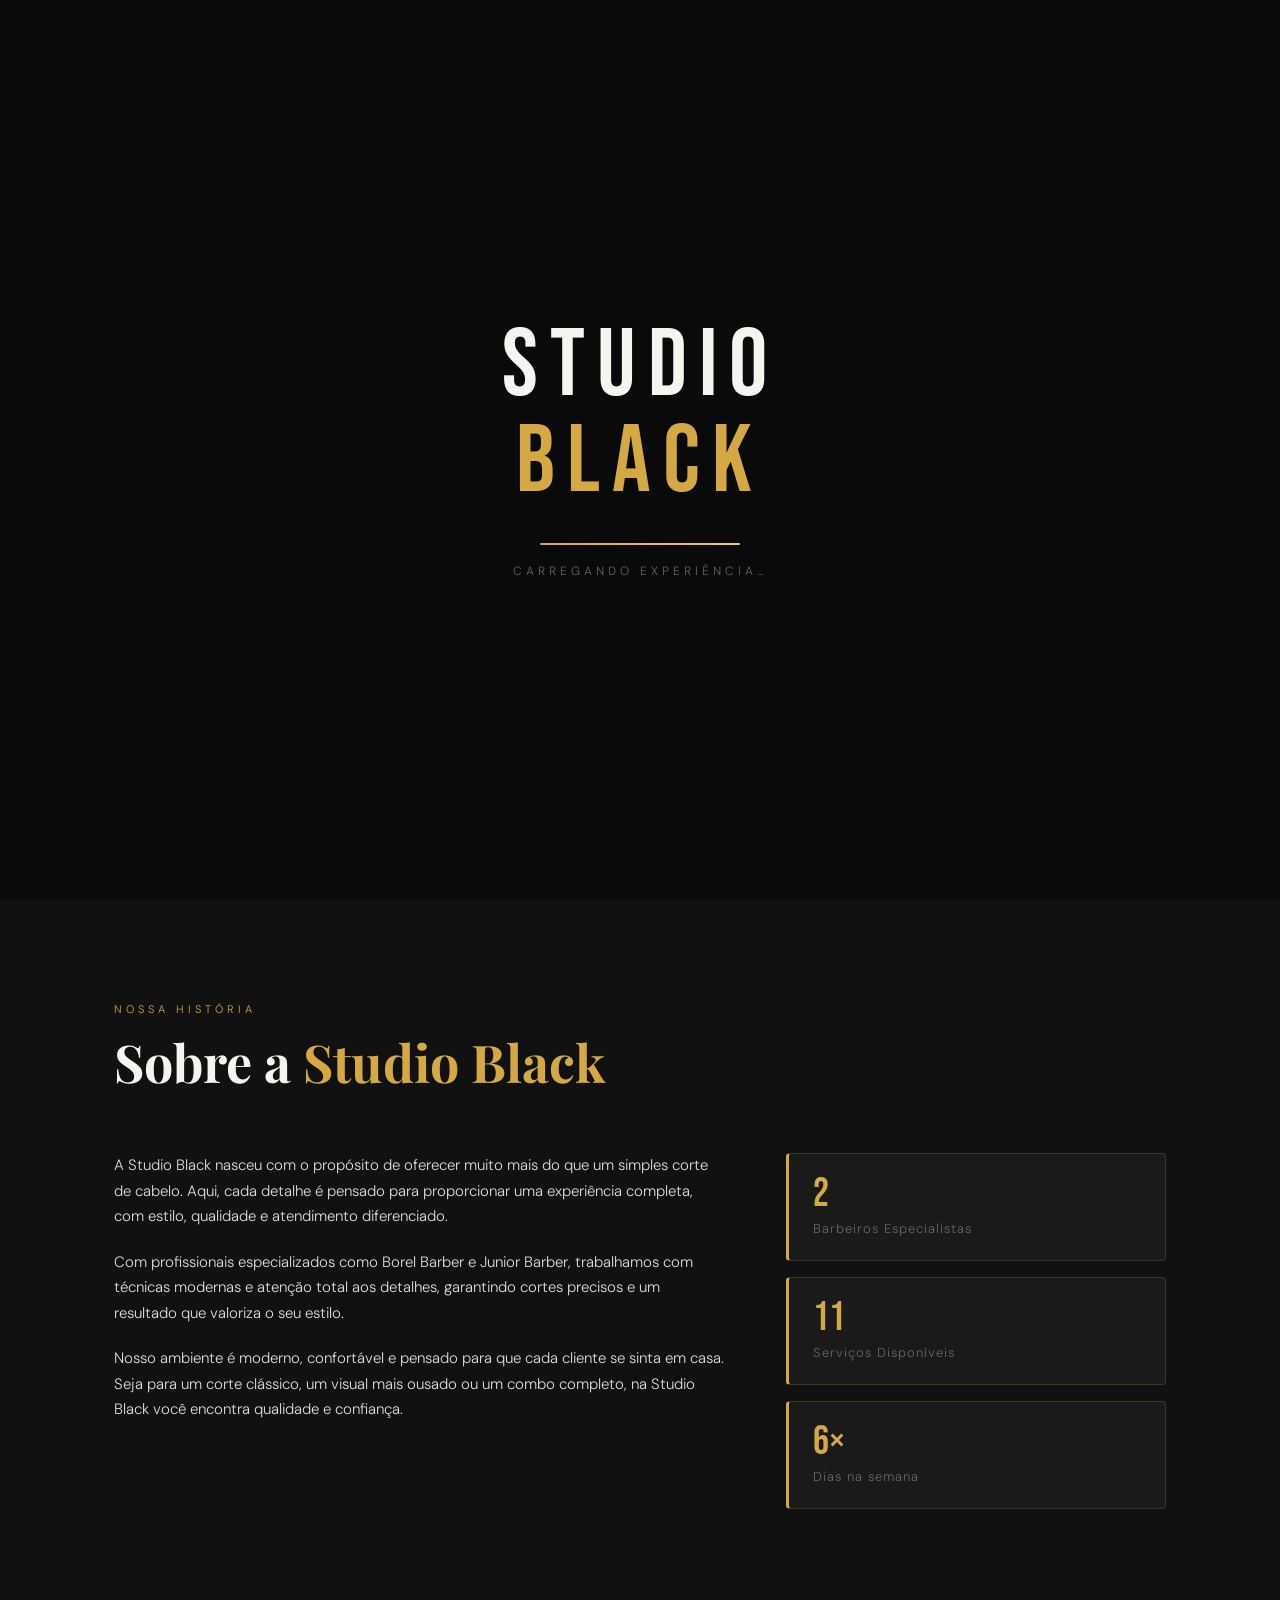
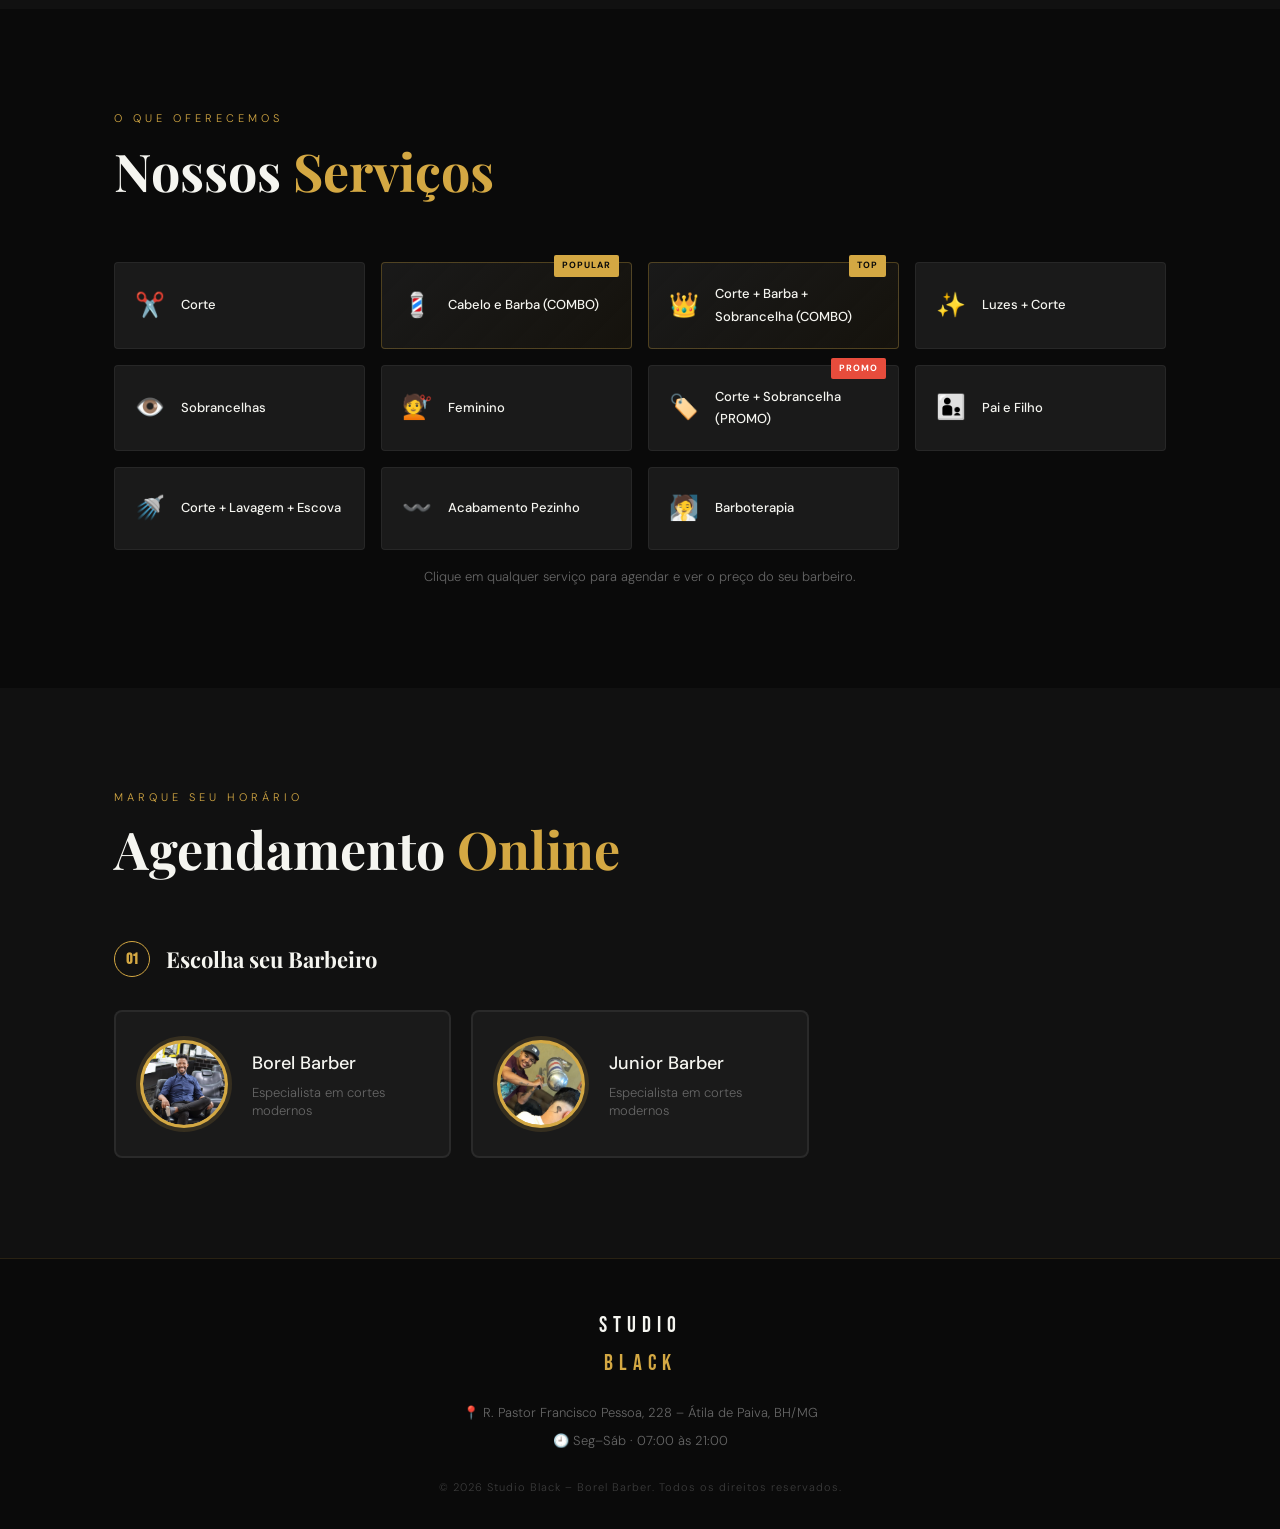
<file: index.html>
<!DOCTYPE html>
<html lang="pt-BR">

<head>
  <meta charset="UTF-8" />
  <meta name="viewport" content="width=device-width, initial-scale=1.0" />
  <title>Studio Black – Borel Barber</title>
  <link rel="preconnect" href="https://fonts.googleapis.com">
  <link rel="preconnect" href="https://fonts.gstatic.com" crossorigin>
  <link
    href="https://fonts.googleapis.com/css2?family=Bebas+Neue&family=Playfair+Display:ital,wght@0,400;0,700;1,400&family=DM+Sans:wght@300;400;500&display=swap"
    rel="stylesheet">
  <link rel="stylesheet" href="style.css" />
</head>

<body>

  <!-- ===== LOADER ===== -->
  <div id="loader">
    <div class="loader-inner">
      <div class="loader-logo">
        <span class="loader-sb">STUDIO</span>
        <span class="loader-black">BLACK</span>
      </div>
      <div class="loader-bar-track">
        <div class="loader-bar"></div>
      </div>
      <p class="loader-tagline">Carregando experiência…</p>
    </div>
  </div>

  <!-- ===== HEADER ===== -->
  <header id="header">
    <div class="header-inner">
      <div class="logo">
        <span class="logo-studio">STUDIO</span>
        <span class="logo-black">BLACK</span>
      </div>
      <nav>
        <a href="#sobre">Sobre</a>
        <a href="#servicos">Serviços</a>
        <a href="#agendar" class="nav-cta">Agendar</a>
      </nav>
    </div>
  </header>

  <!-- ===== HERO ===== -->
  <section id="hero">
    <div class="hero-bg-text">BARBER</div>
    <div class="hero-content">
      <p class="hero-sub reveal">Belo Horizonte · Est. 2026</p>
      <h1 class="hero-title reveal">
        <span>Precisão.</span>
        <span class="gold">Estilo.</span>
        <span>Confiança.</span>
      </h1>
      <p class="hero-desc reveal">Experiência premium em cada detalhe do seu visual.</p>
      <a href="#agendar" class="btn-primary reveal">Agendar Agora</a>
    </div>
    <div class="hero-deco">
      <div class="deco-line"></div>
      <div class="deco-circle"></div>
    </div>
    <div class="hero-address reveal">
      <svg width="14" height="14" viewBox="0 0 24 24" fill="none" stroke="currentColor" stroke-width="2">
        <path d="M21 10c0 7-9 13-9 13s-9-6-9-13a9 9 0 0118 0z" />
        <circle cx="12" cy="10" r="3" />
      </svg>
      R. Pastor Francisco Pessoa, 228 – Átila de Paiva, BH/MG
    </div>
  </section>

  <!-- ===== SOBRE ===== -->
  <section id="sobre">
    <div class="container">
      <div class="section-label">Nossa História</div>
      <h2 class="section-title">Sobre a <span class="gold">Studio Black</span></h2>
      <div class="sobre-grid">
        <div class="sobre-text">
          <p>A Studio Black nasceu com o propósito de oferecer muito mais do que um simples corte de cabelo. Aqui, cada
            detalhe é pensado para proporcionar uma experiência completa, com estilo, qualidade e atendimento
            diferenciado.</p>
          <p>Com profissionais especializados como Borel Barber e Junior Barber, trabalhamos com técnicas modernas e
            atenção total aos detalhes, garantindo cortes precisos e um resultado que valoriza o seu estilo.</p>
          <p>Nosso ambiente é moderno, confortável e pensado para que cada cliente se sinta em casa. Seja para um corte
            clássico, um visual mais ousado ou um combo completo, na Studio Black você encontra qualidade e confiança.
          </p>
        </div>
        <div class="sobre-stats">
          <div class="stat-card">
            <span class="stat-num">2</span>
            <span class="stat-label">Barbeiros Especialistas</span>
          </div>
          <div class="stat-card">
            <span class="stat-num">11</span>
            <span class="stat-label">Serviços Disponíveis</span>
          </div>
          <div class="stat-card">
            <span class="stat-num">6×</span>
            <span class="stat-label">Dias na semana</span>
          </div>
        </div>
      </div>
    </div>
  </section>

  <!-- ===== SERVIÇOS ===== -->
  <section id="servicos">
    <div class="container">
      <div class="section-label">O que oferecemos</div>
      <h2 class="section-title">Nossos <span class="gold">Serviços</span></h2>
      <div class="servicos-grid">
        <div class="servico-card" onclick="clicarVitrineServico('Corte')" style="cursor:pointer">
          <div class="servico-icon">✂️</div>
          <div class="servico-info">
            <span class="servico-nome">Corte</span>
          </div>
        </div>
        <div class="servico-card highlight" onclick="clicarVitrineServico('Cabelo e Barba (COMBO)')"
          style="cursor:pointer">
          <div class="servico-icon">💈</div>
          <div class="servico-info">
            <span class="servico-nome">Cabelo e Barba (COMBO)</span>
          </div>
          <span class="badge">Popular</span>
        </div>
        <div class="servico-card highlight" onclick="clicarVitrineServico('Corte + Barba + Sobrancelha (COMBO)')"
          style="cursor:pointer">
          <div class="servico-icon">👑</div>
          <div class="servico-info">
            <span class="servico-nome">Corte + Barba + Sobrancelha (COMBO)</span>
          </div>
          <span class="badge">Top</span>
        </div>
        <div class="servico-card" onclick="clicarVitrineServico('Luzes + Corte')" style="cursor:pointer">
          <div class="servico-icon">✨</div>
          <div class="servico-info">
            <span class="servico-nome">Luzes + Corte</span>
          </div>
        </div>
        <div class="servico-card" onclick="clicarVitrineServico('Sobrancelhas')" style="cursor:pointer">
          <div class="servico-icon">👁️</div>
          <div class="servico-info">
            <span class="servico-nome">Sobrancelhas</span>
          </div>
        </div>
        <div class="servico-card" onclick="clicarVitrineServico('Feminino')" style="cursor:pointer">
          <div class="servico-icon">💇</div>
          <div class="servico-info">
            <span class="servico-nome">Feminino</span>
          </div>
        </div>
        <div class="servico-card" onclick="clicarVitrineServico('Corte + Sobrancelha (PROMO)')" style="cursor:pointer">
          <div class="servico-icon">🏷️</div>
          <div class="servico-info">
            <span class="servico-nome">Corte + Sobrancelha (PROMO)</span>
          </div>
          <span class="badge promo">Promo</span>
        </div>
        <div class="servico-card" onclick="clicarVitrineServico('Pai e Filho')" style="cursor:pointer">
          <div class="servico-icon">👨‍👦</div>
          <div class="servico-info">
            <span class="servico-nome">Pai e Filho</span>
          </div>
        </div>
        <div class="servico-card" onclick="clicarVitrineServico('Corte + Lavagem + Escova')" style="cursor:pointer">
          <div class="servico-icon">🚿</div>
          <div class="servico-info">
            <span class="servico-nome">Corte + Lavagem + Escova</span>
          </div>
        </div>
        <div class="servico-card" onclick="clicarVitrineServico('Acabamento Pezinho')" style="cursor:pointer">
          <div class="servico-icon">〰️</div>
          <div class="servico-info">
            <span class="servico-nome">Acabamento Pezinho</span>
          </div>
        </div>
        <div class="servico-card" onclick="clicarVitrineServico('Barboterapia')" style="cursor:pointer">
          <div class="servico-icon">🧖</div>
          <div class="servico-info">
            <span class="servico-nome">Barboterapia</span>
          </div>
        </div>
      </div>
      <p style="text-align:center;color:#666;font-size:13px;margin-top:16px;">
        Clique em qualquer serviço para agendar e ver o preço do seu barbeiro.
      </p>
    </div>
  </section>

  <!-- ===== AGENDAMENTO ===== -->
  <section id="agendar">
    <div class="container">
      <div class="section-label">Marque seu horário</div>
      <h2 class="section-title">Agendamento <span class="gold">Online</span></h2>

      <!-- PASSO 1: Escolher Barbeiro -->
      <div id="step1" class="step active">
        <h3 class="step-title"><span class="step-num">01</span> Escolha seu Barbeiro</h3>
        <div class="barbeiros-grid">
          <div class="barbeiro-card" data-barbeiro="Borel Barber" data-tel="553181126249"
            onclick="selecionarBarbeiro(this)">
            <div class="barbeiro-avatar">
              <img src="borel.jpeg" alt="Borel Barber"
                onerror="this.style.display='none';this.parentElement.setAttribute('data-fallback','B')" />
            </div>
            <div class="barbeiro-info">
              <h4>Borel Barber</h4>
              <p>Especialista em cortes modernos</p>
            </div>
            <div class="barbeiro-check">✓</div>
          </div>
          <div class="barbeiro-card" data-barbeiro="Junior Barber" data-tel="553192027328"
            onclick="selecionarBarbeiro(this)">
            <div class="barbeiro-avatar">
              <img src="junior.jpeg" alt="Junior Barber"
                onerror="this.style.display='none';this.parentElement.setAttribute('data-fallback','J')" />
            </div>
            <div class="barbeiro-info">
              <h4>Junior Barber</h4>
              <p>Especialista em cortes modernos</p>
            </div>
            <div class="barbeiro-check">✓</div>
          </div>
        </div>
      </div>

      <!-- PASSO 2: Escolher Serviço -->
      <div id="step2" class="step">
        <h3 class="step-title"><span class="step-num">02</span> Escolha o Serviço</h3>
        <div class="servicos-lista" id="servicos-lista">
          <!-- gerado via JS -->
        </div>
        <button class="btn-back" onclick="voltarStep(1)">← Voltar</button>
      </div>

      <!-- PASSO 3: Escolher Data -->
      <div id="step3" class="step">
        <h3 class="step-title"><span class="step-num">03</span> Escolha a Data</h3>
        <div class="calendario" id="calendario">
          <!-- gerado via JS -->
        </div>
        <button class="btn-back" onclick="voltarStep(2)">← Voltar</button>
      </div>

      <!-- PASSO 4: Escolher Horário -->
      <div id="step4" class="step">
        <h3 class="step-title"><span class="step-num">04</span> Escolha o Horário</h3>
        <div id="horarios-loading" class="loading-msg" style="display:none">
          <div class="spinner"></div> Verificando horários disponíveis…
        </div>
        <div class="horarios-grid" id="horarios-grid">
          <!-- gerado via JS -->
        </div>
        <button class="btn-back" onclick="voltarStep(3)">← Voltar</button>
      </div>

      <!-- RESUMO -->
      <div id="step-resumo" class="step">
        <h3 class="step-title"><span class="step-num">✓</span> Confirme seu Agendamento</h3>
        <div class="resumo-card">
          <div class="resumo-linha"><span>Barbeiro</span><strong id="r-barbeiro">—</strong></div>
          <div class="resumo-linha"><span>Serviço</span><strong id="r-servico">—</strong></div>
          <div class="resumo-linha"><span>Data</span><strong id="r-data">—</strong></div>
          <div class="resumo-linha"><span>Horário</span><strong id="r-horario">—</strong></div>
        </div>
        <div class="resumo-cliente">
          <h4 class="resumo-cliente-titulo">Seus dados</h4>
          <div class="resumo-campos">
            <div class="resumo-campo-group">
              <label for="r-nome">Seu nome *</label>
              <input type="text" id="r-nome" placeholder="Ex: João Silva" />
            </div>
            <div class="resumo-campo-group">
              <label for="r-telefone">Seu WhatsApp *</label>
              <input type="tel" id="r-telefone" placeholder="Ex: (31) 99999-9999" />
            </div>
          </div>
        </div>
        <div id="resumo-feedback" class="resumo-feedback"></div>
        <div class="resumo-actions">
          <button class="btn-back" onclick="voltarStep(4)">← Voltar</button>
          <button class="btn-primary" id="btn-confirmar" onclick="confirmarAgendamento()">
            Confirmar e ir ao WhatsApp
          </button>
        </div>
      </div>

    </div>
  </section>

  <!-- ===== FOOTER ===== -->
  <footer>
    <div class="container footer-inner">
      <div class="footer-logo">
        <span class="logo-studio">STUDIO</span>
        <span class="logo-black">BLACK</span>
      </div>
      <div class="footer-info">
        <p>📍 R. Pastor Francisco Pessoa, 228 – Átila de Paiva, BH/MG</p>
        <p>🕘 Seg–Sáb · 07:00 às 21:00</p>
      </div>
      <div class="footer-copy">
        © 2026 Studio Black – Borel Barber. Todos os direitos reservados.
      </div>
    </div>
  </footer>


  <script src="script.js"></script>
</body>

</html>
</file>
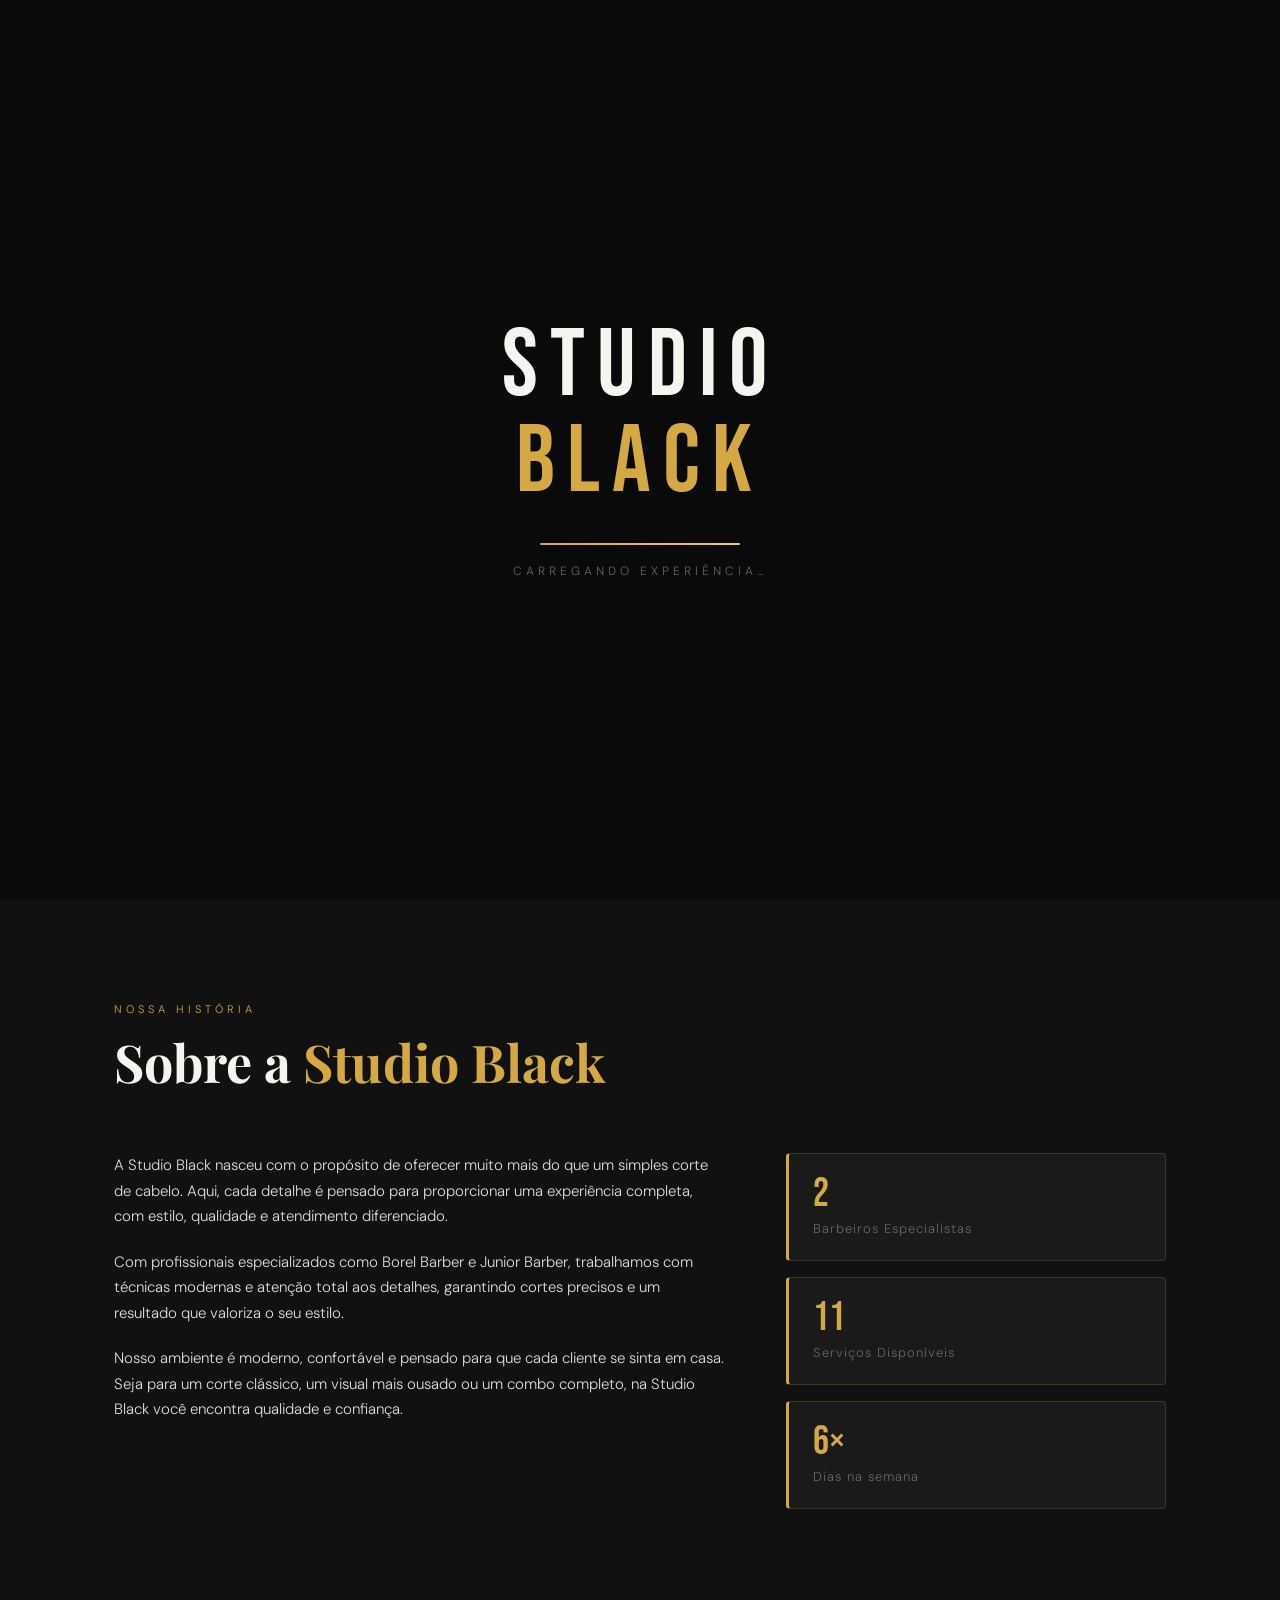
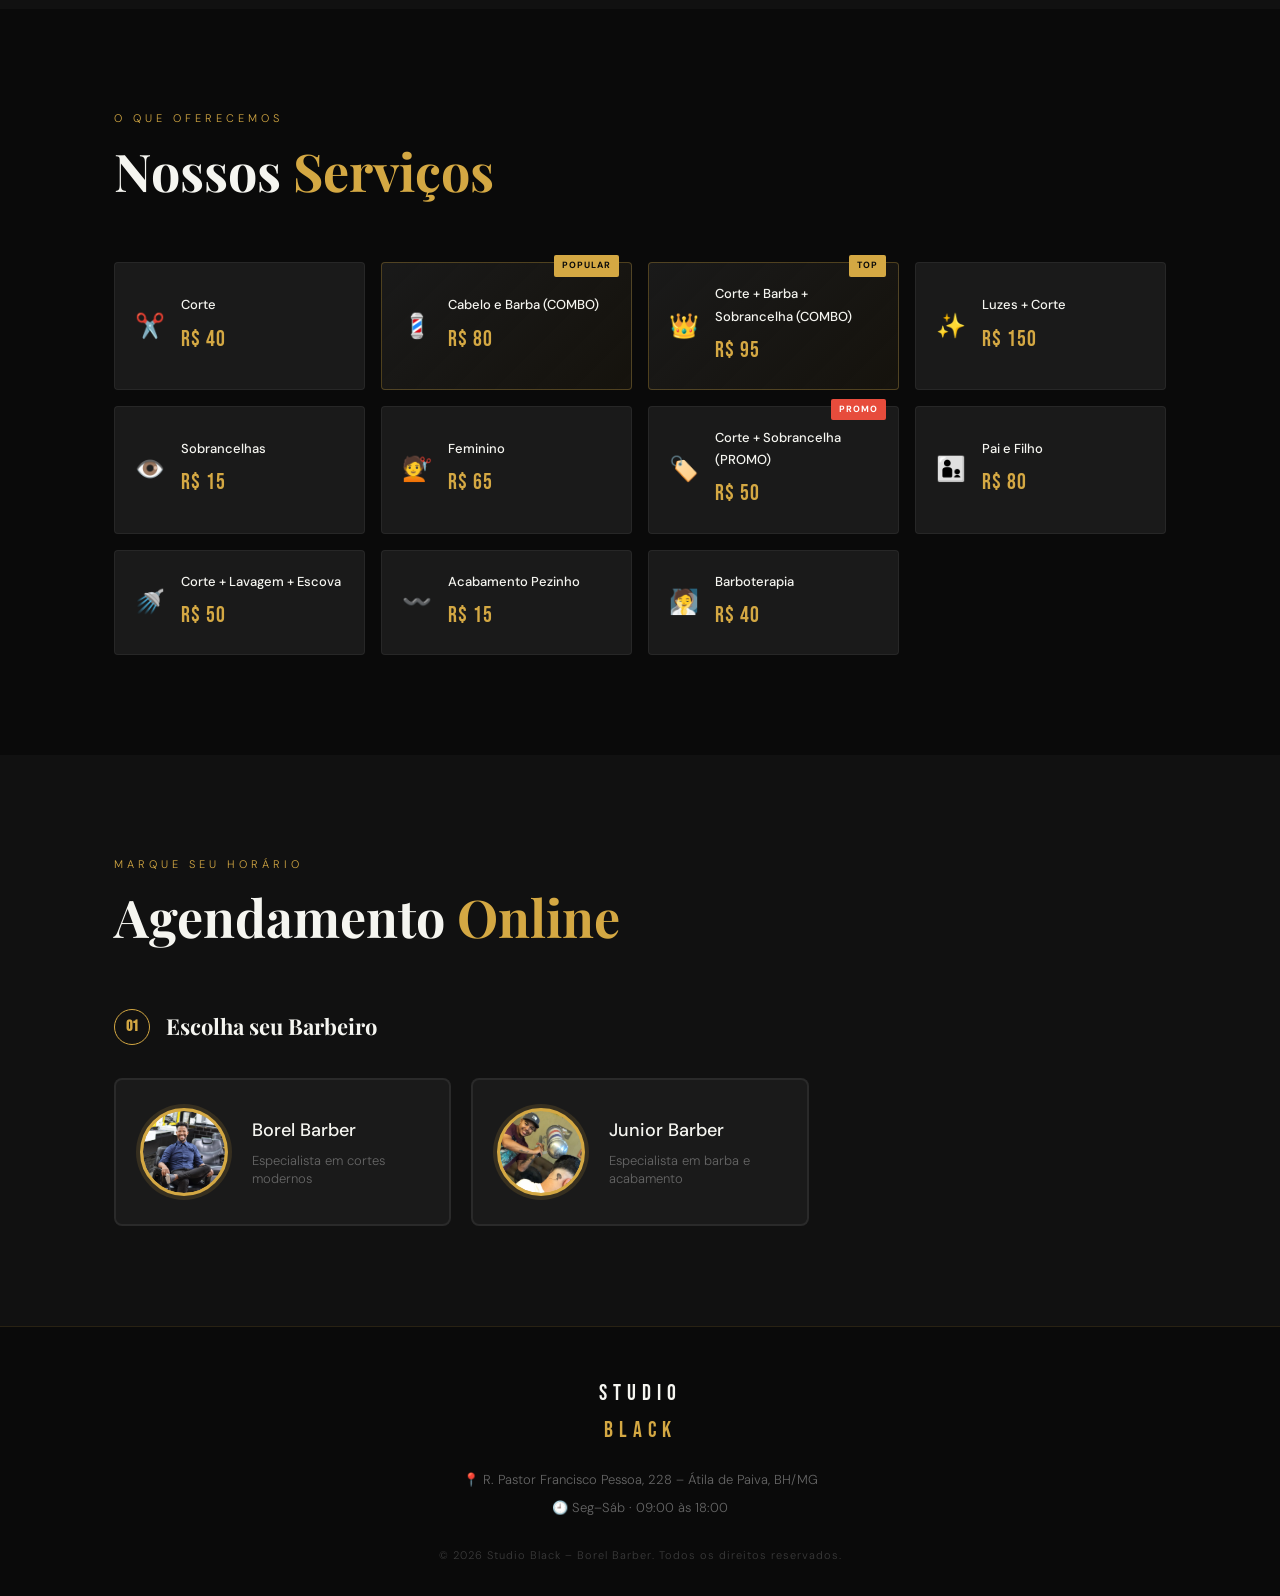
<file: docs/index.html>
<!DOCTYPE html>
<html lang="pt-BR">

<head>
  <meta charset="UTF-8" />
  <meta name="viewport" content="width=device-width, initial-scale=1.0" />
  <title>Studio Black – Borel Barber</title>
  <link rel="preconnect" href="https://fonts.googleapis.com">
  <link rel="preconnect" href="https://fonts.gstatic.com" crossorigin>
  <link
    href="https://fonts.googleapis.com/css2?family=Bebas+Neue&family=Playfair+Display:ital,wght@0,400;0,700;1,400&family=DM+Sans:wght@300;400;500&display=swap"
    rel="stylesheet">
  <link rel="stylesheet" href="style.css" />
</head>

<body>

  <!-- ===== LOADER ===== -->
  <div id="loader">
    <div class="loader-inner">
      <div class="loader-logo">
        <span class="loader-sb">STUDIO</span>
        <span class="loader-black">BLACK</span>
      </div>
      <div class="loader-bar-track">
        <div class="loader-bar"></div>
      </div>
      <p class="loader-tagline">Carregando experiência…</p>
    </div>
  </div>

  <!-- ===== HEADER ===== -->
  <header id="header">
    <div class="header-inner">
      <div class="logo">
        <span class="logo-studio">STUDIO</span>
        <span class="logo-black">BLACK</span>
      </div>
      <nav>
        <a href="#sobre">Sobre</a>
        <a href="#servicos">Serviços</a>
        <a href="#agendar" class="nav-cta">Agendar</a>
      </nav>
    </div>
  </header>

  <!-- ===== HERO ===== -->
  <section id="hero">
    <div class="hero-bg-text">BARBER</div>
    <div class="hero-content">
      <p class="hero-sub reveal">Belo Horizonte · Est. 2024</p>
      <h1 class="hero-title reveal">
        <span>Precisão.</span>
        <span class="gold">Estilo.</span>
        <span>Confiança.</span>
      </h1>
      <p class="hero-desc reveal">Experiência premium em cada detalhe do seu visual.</p>
      <a href="#agendar" class="btn-primary reveal">Agendar Agora</a>
    </div>
    <div class="hero-deco">
      <div class="deco-line"></div>
      <div class="deco-circle"></div>
    </div>
    <div class="hero-address reveal">
      <svg width="14" height="14" viewBox="0 0 24 24" fill="none" stroke="currentColor" stroke-width="2">
        <path d="M21 10c0 7-9 13-9 13s-9-6-9-13a9 9 0 0118 0z" />
        <circle cx="12" cy="10" r="3" />
      </svg>
      R. Pastor Francisco Pessoa, 228 – Átila de Paiva, BH/MG
    </div>
  </section>

  <!-- ===== SOBRE ===== -->
  <section id="sobre">
    <div class="container">
      <div class="section-label">Nossa História</div>
      <h2 class="section-title">Sobre a <span class="gold">Studio Black</span></h2>
      <div class="sobre-grid">
        <div class="sobre-text">
          <p>A Studio Black nasceu com o propósito de oferecer muito mais do que um simples corte de cabelo. Aqui, cada
            detalhe é pensado para proporcionar uma experiência completa, com estilo, qualidade e atendimento
            diferenciado.</p>
          <p>Com profissionais especializados como Borel Barber e Junior Barber, trabalhamos com técnicas modernas e
            atenção total aos detalhes, garantindo cortes precisos e um resultado que valoriza o seu estilo.</p>
          <p>Nosso ambiente é moderno, confortável e pensado para que cada cliente se sinta em casa. Seja para um corte
            clássico, um visual mais ousado ou um combo completo, na Studio Black você encontra qualidade e confiança.
          </p>
        </div>
        <div class="sobre-stats">
          <div class="stat-card">
            <span class="stat-num">2</span>
            <span class="stat-label">Barbeiros Especialistas</span>
          </div>
          <div class="stat-card">
            <span class="stat-num">11</span>
            <span class="stat-label">Serviços Disponíveis</span>
          </div>
          <div class="stat-card">
            <span class="stat-num">6×</span>
            <span class="stat-label">Dias na semana</span>
          </div>
        </div>
      </div>
    </div>
  </section>

  <!-- ===== SERVIÇOS ===== -->
  <section id="servicos">
    <div class="container">
      <div class="section-label">O que oferecemos</div>
      <h2 class="section-title">Nossos <span class="gold">Serviços</span></h2>
      <div class="servicos-grid">
        <div class="servico-card">
          <div class="servico-icon">✂️</div>
          <div class="servico-info">
            <span class="servico-nome">Corte</span>
            <span class="servico-preco">R$ 40</span>
          </div>
        </div>
        <div class="servico-card highlight">
          <div class="servico-icon">💈</div>
          <div class="servico-info">
            <span class="servico-nome">Cabelo e Barba (COMBO)</span>
            <span class="servico-preco">R$ 80</span>
          </div>
          <span class="badge">Popular</span>
        </div>
        <div class="servico-card highlight">
          <div class="servico-icon">👑</div>
          <div class="servico-info">
            <span class="servico-nome">Corte + Barba + Sobrancelha (COMBO)</span>
            <span class="servico-preco">R$ 95</span>
          </div>
          <span class="badge">Top</span>
        </div>
        <div class="servico-card">
          <div class="servico-icon">✨</div>
          <div class="servico-info">
            <span class="servico-nome">Luzes + Corte</span>
            <span class="servico-preco">R$ 150</span>
          </div>
        </div>
        <div class="servico-card">
          <div class="servico-icon">👁️</div>
          <div class="servico-info">
            <span class="servico-nome">Sobrancelhas</span>
            <span class="servico-preco">R$ 15</span>
          </div>
        </div>
        <div class="servico-card">
          <div class="servico-icon">💇</div>
          <div class="servico-info">
            <span class="servico-nome">Feminino</span>
            <span class="servico-preco">R$ 65</span>
          </div>
        </div>
        <div class="servico-card">
          <div class="servico-icon">🏷️</div>
          <div class="servico-info">
            <span class="servico-nome">Corte + Sobrancelha (PROMO)</span>
            <span class="servico-preco">R$ 50</span>
          </div>
          <span class="badge promo">Promo</span>
        </div>
        <div class="servico-card">
          <div class="servico-icon">👨‍👦</div>
          <div class="servico-info">
            <span class="servico-nome">Pai e Filho</span>
            <span class="servico-preco">R$ 80</span>
          </div>
        </div>
        <div class="servico-card">
          <div class="servico-icon">🚿</div>
          <div class="servico-info">
            <span class="servico-nome">Corte + Lavagem + Escova</span>
            <span class="servico-preco">R$ 50</span>
          </div>
        </div>
        <div class="servico-card">
          <div class="servico-icon">〰️</div>
          <div class="servico-info">
            <span class="servico-nome">Acabamento Pezinho</span>
            <span class="servico-preco">R$ 15</span>
          </div>
        </div>
        <div class="servico-card">
          <div class="servico-icon">🧖</div>
          <div class="servico-info">
            <span class="servico-nome">Barboterapia</span>
            <span class="servico-preco">R$ 40</span>
          </div>
        </div>
      </div>
    </div>
  </section>

  <!-- ===== AGENDAMENTO ===== -->
  <section id="agendar">
    <div class="container">
      <div class="section-label">Marque seu horário</div>
      <h2 class="section-title">Agendamento <span class="gold">Online</span></h2>

      <!-- PASSO 1: Escolher Barbeiro -->
      <div id="step1" class="step active">
        <h3 class="step-title"><span class="step-num">01</span> Escolha seu Barbeiro</h3>
        <div class="barbeiros-grid">
          <div class="barbeiro-card" data-barbeiro="Borel Barber" data-tel="553181126249"
            onclick="selecionarBarbeiro(this)">
            <div class="barbeiro-avatar">
              <img src="borel.jpeg" alt="Borel Barber"
                onerror="this.style.display='none';this.parentElement.setAttribute('data-fallback','B')" />
            </div>
            <div class="barbeiro-info">
              <h4>Borel Barber</h4>
              <p>Especialista em cortes modernos</p>
            </div>
            <div class="barbeiro-check">✓</div>
          </div>
          <div class="barbeiro-card" data-barbeiro="Junior Barber" data-tel="553192027328"
            onclick="selecionarBarbeiro(this)">
            <div class="barbeiro-avatar">
              <img src="junior.jpeg" alt="Junior Barber"
                onerror="this.style.display='none';this.parentElement.setAttribute('data-fallback','J')" />
            </div>
            <div class="barbeiro-info">
              <h4>Junior Barber</h4>
              <p>Especialista em barba e acabamento</p>
            </div>
            <div class="barbeiro-check">✓</div>
          </div>
        </div>
      </div>

      <!-- PASSO 2: Escolher Serviço -->
      <div id="step2" class="step">
        <h3 class="step-title"><span class="step-num">02</span> Escolha o Serviço</h3>
        <div class="servicos-lista" id="servicos-lista">
          <!-- gerado via JS -->
        </div>
        <button class="btn-back" onclick="voltarStep(1)">← Voltar</button>
      </div>

      <!-- PASSO 3: Escolher Data -->
      <div id="step3" class="step">
        <h3 class="step-title"><span class="step-num">03</span> Escolha a Data</h3>
        <div class="calendario" id="calendario">
          <!-- gerado via JS -->
        </div>
        <button class="btn-back" onclick="voltarStep(2)">← Voltar</button>
      </div>

      <!-- PASSO 4: Escolher Horário -->
      <div id="step4" class="step">
        <h3 class="step-title"><span class="step-num">04</span> Escolha o Horário</h3>
        <div id="horarios-loading" class="loading-msg" style="display:none">
          <div class="spinner"></div> Verificando horários disponíveis…
        </div>
        <div class="horarios-grid" id="horarios-grid">
          <!-- gerado via JS -->
        </div>
        <button class="btn-back" onclick="voltarStep(3)">← Voltar</button>
      </div>

      <!-- RESUMO -->
      <div id="step-resumo" class="step">
        <h3 class="step-title"><span class="step-num">✓</span> Confirme seu Agendamento</h3>
        <div class="resumo-card">
          <div class="resumo-linha"><span>Barbeiro</span><strong id="r-barbeiro">—</strong></div>
          <div class="resumo-linha"><span>Serviço</span><strong id="r-servico">—</strong></div>
          <div class="resumo-linha"><span>Data</span><strong id="r-data">—</strong></div>
          <div class="resumo-linha"><span>Horário</span><strong id="r-horario">—</strong></div>
        </div>
        <div class="resumo-cliente">
          <h4 class="resumo-cliente-titulo">Seus dados</h4>
          <div class="resumo-campos">
            <div class="resumo-campo-group">
              <label for="r-nome">Seu nome *</label>
              <input type="text" id="r-nome" placeholder="Ex: João Silva" />
            </div>
            <div class="resumo-campo-group">
              <label for="r-telefone">Seu WhatsApp *</label>
              <input type="tel" id="r-telefone" placeholder="Ex: (31) 99999-9999" />
            </div>
          </div>
        </div>
        <div id="resumo-feedback" class="resumo-feedback"></div>
        <div class="resumo-actions">
          <button class="btn-back" onclick="voltarStep(4)">← Voltar</button>
          <button class="btn-primary" id="btn-confirmar" onclick="confirmarAgendamento()">
            Confirmar e ir ao WhatsApp
          </button>
        </div>
      </div>

    </div>
  </section>

  <!-- ===== FOOTER ===== -->
  <footer>
    <div class="container footer-inner">
      <div class="footer-logo">
        <span class="logo-studio">STUDIO</span>
        <span class="logo-black">BLACK</span>
      </div>
      <div class="footer-info">
        <p>📍 R. Pastor Francisco Pessoa, 228 – Átila de Paiva, BH/MG</p>
        <p>🕘 Seg–Sáb · 09:00 às 18:00</p>
      </div>
      <div class="footer-copy">
        © 2026 Studio Black – Borel Barber. Todos os direitos reservados.
      </div>
    </div>
  </footer>


  <script src="script.js"></script>
</body>

</html>
</file>
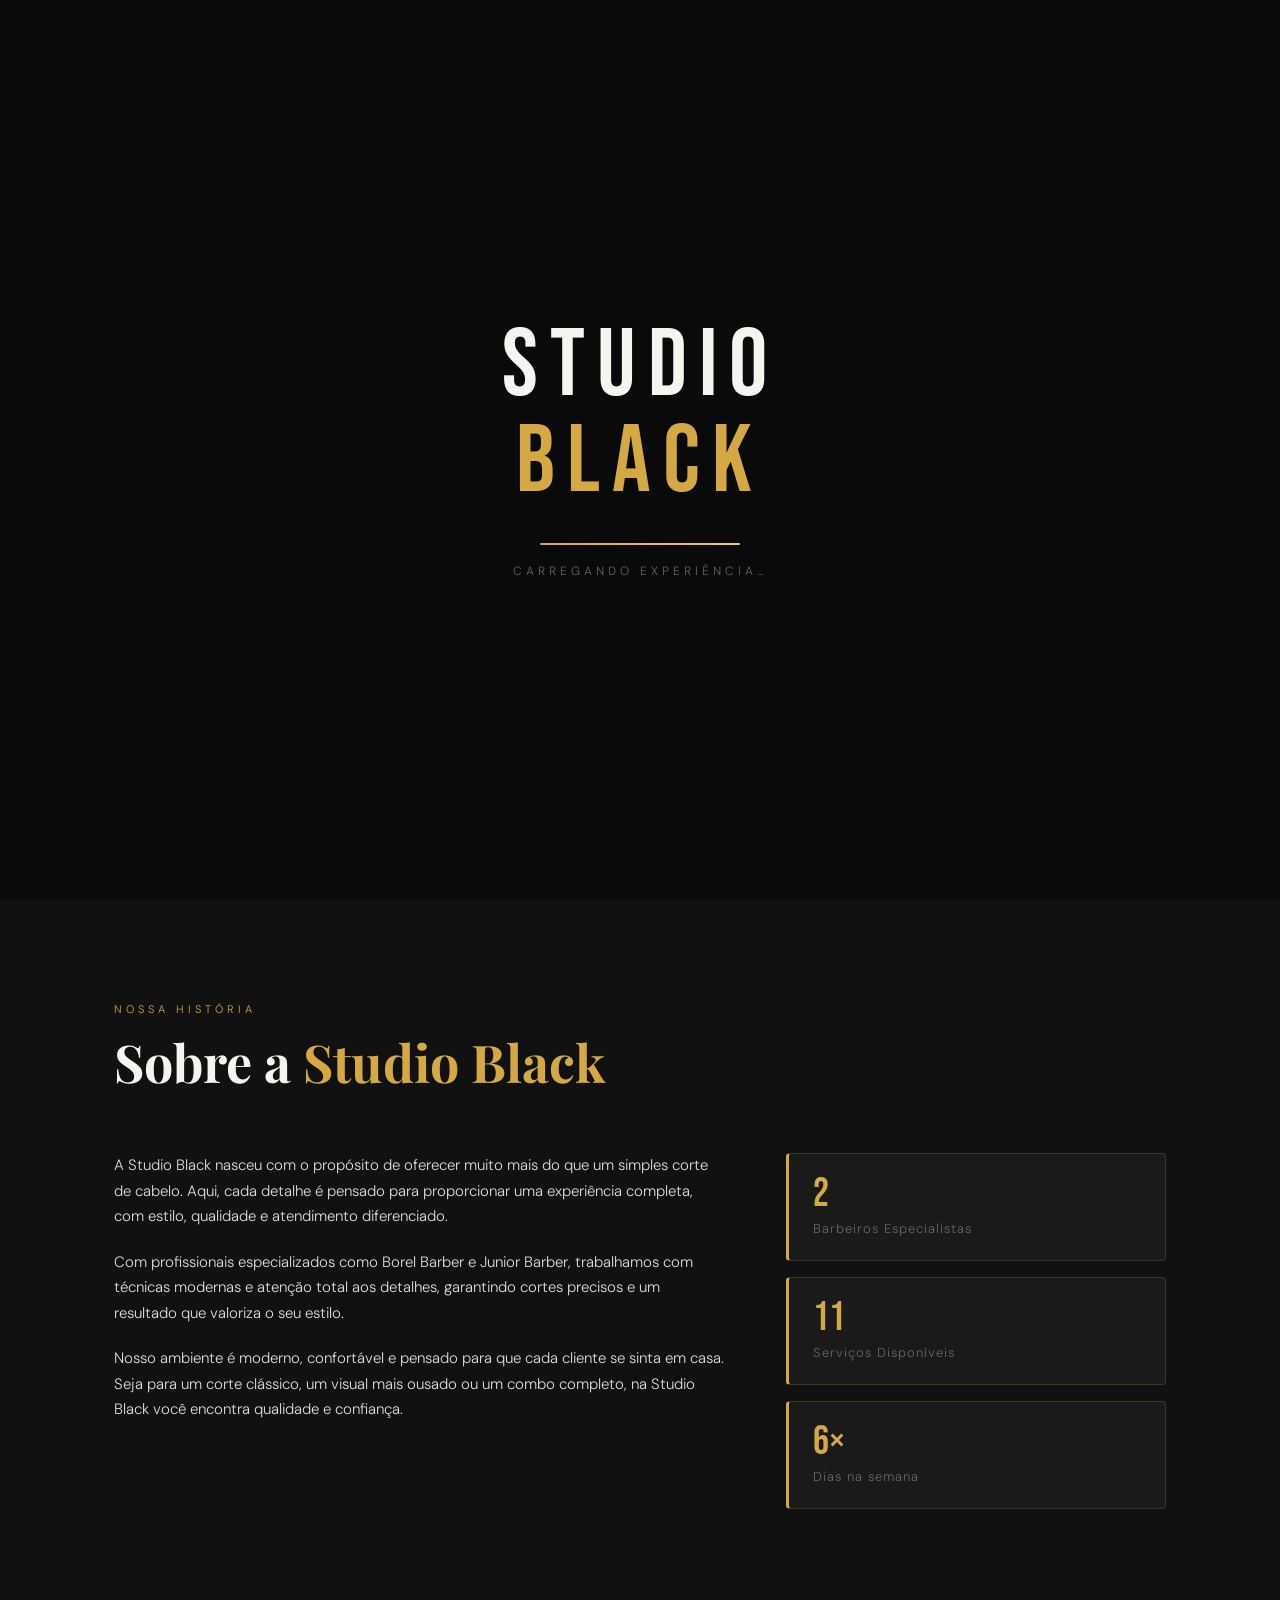
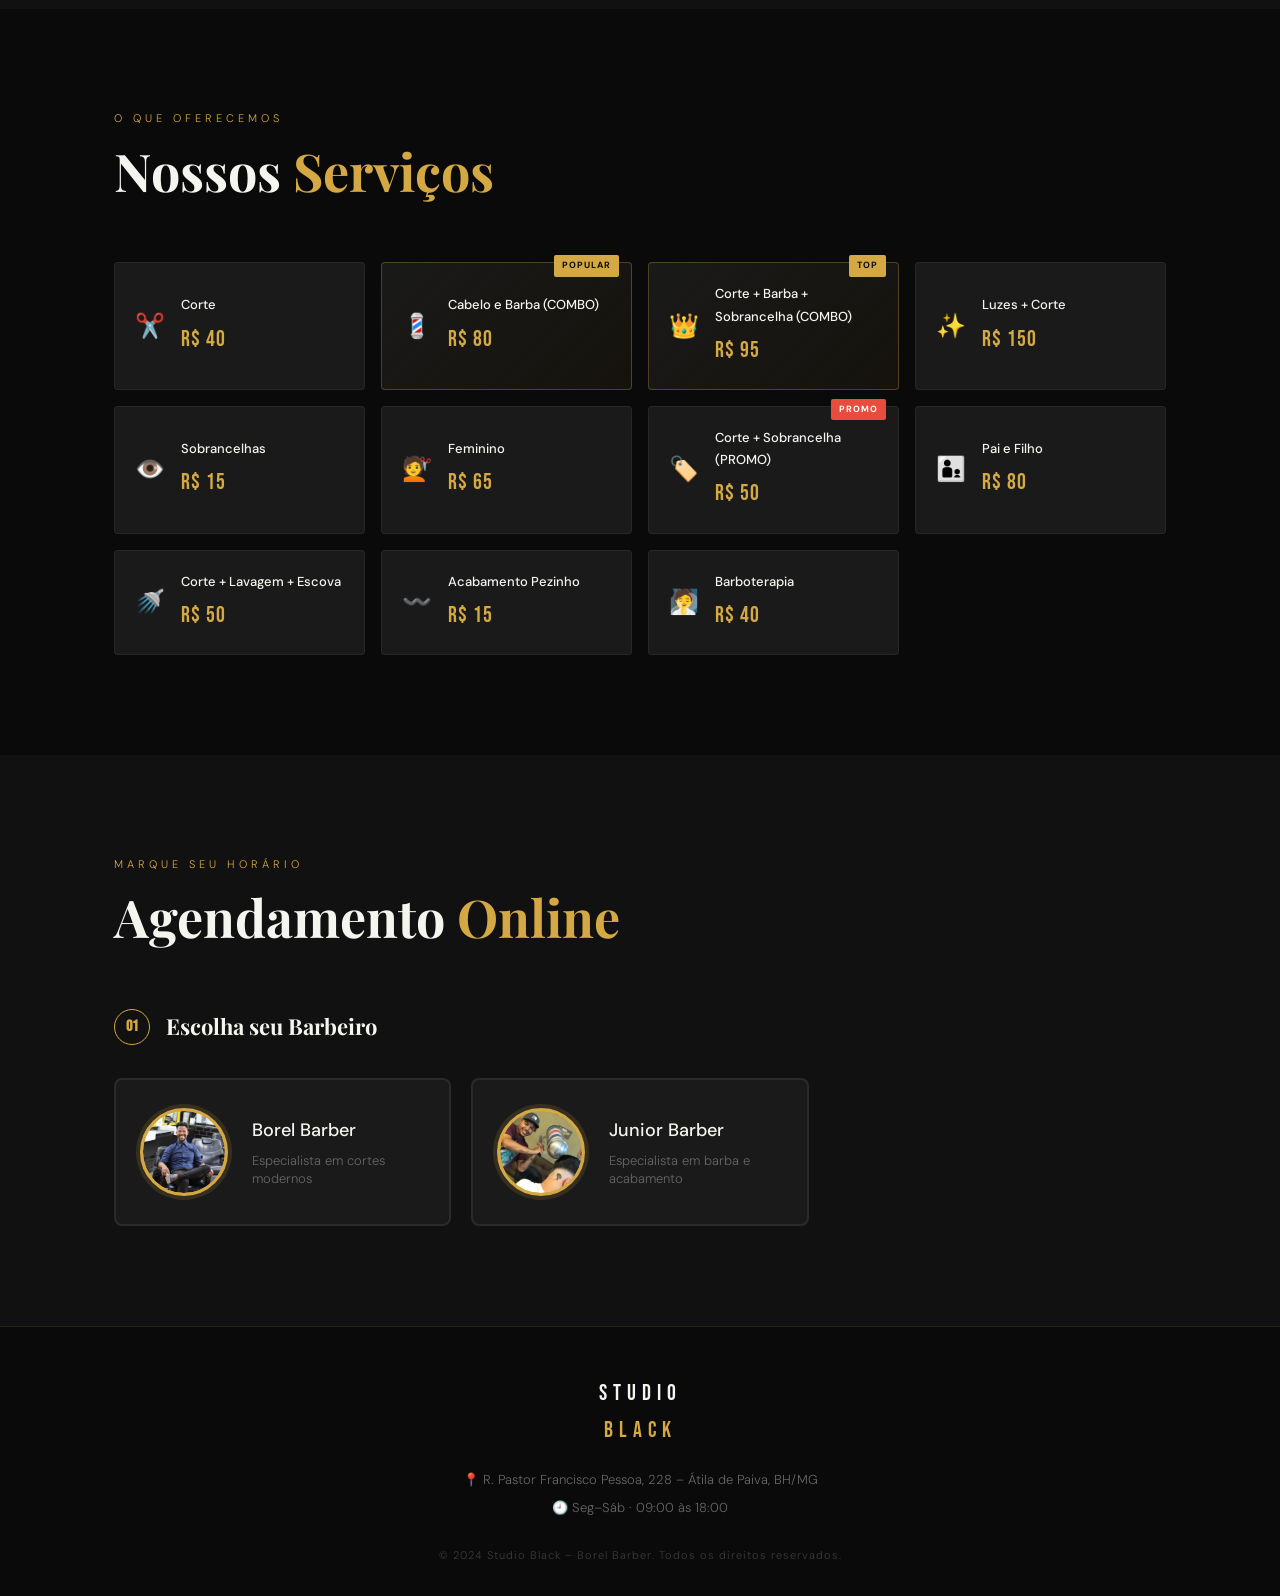
<file: Frontend/index.html>
<!DOCTYPE html>
<html lang="pt-BR">

<head>
  <meta charset="UTF-8" />
  <meta name="viewport" content="width=device-width, initial-scale=1.0" />
  <title>Studio Black – Borel Barber</title>
  <link rel="preconnect" href="https://fonts.googleapis.com">
  <link rel="preconnect" href="https://fonts.gstatic.com" crossorigin>
  <link
    href="https://fonts.googleapis.com/css2?family=Bebas+Neue&family=Playfair+Display:ital,wght@0,400;0,700;1,400&family=DM+Sans:wght@300;400;500&display=swap"
    rel="stylesheet">
  <link rel="stylesheet" href="style.css" />
</head>

<body>

  <!-- ===== LOADER ===== -->
  <div id="loader">
    <div class="loader-inner">
      <div class="loader-logo">
        <span class="loader-sb">STUDIO</span>
        <span class="loader-black">BLACK</span>
      </div>
      <div class="loader-bar-track">
        <div class="loader-bar"></div>
      </div>
      <p class="loader-tagline">Carregando experiência…</p>
    </div>
  </div>

  <!-- ===== HEADER ===== -->
  <header id="header">
    <div class="header-inner">
      <div class="logo">
        <span class="logo-studio">STUDIO</span>
        <span class="logo-black">BLACK</span>
      </div>
      <nav>
        <a href="#sobre">Sobre</a>
        <a href="#servicos">Serviços</a>
        <a href="#agendar" class="nav-cta">Agendar</a>
      </nav>
    </div>
  </header>

  <!-- ===== HERO ===== -->
  <section id="hero">
    <div class="hero-bg-text">BARBER</div>
    <div class="hero-content">
      <p class="hero-sub reveal">Belo Horizonte · Est. 2024</p>
      <h1 class="hero-title reveal">
        <span>Precisão.</span>
        <span class="gold">Estilo.</span>
        <span>Confiança.</span>
      </h1>
      <p class="hero-desc reveal">Experiência premium em cada detalhe do seu visual.</p>
      <a href="#agendar" class="btn-primary reveal">Agendar Agora</a>
    </div>
    <div class="hero-deco">
      <div class="deco-line"></div>
      <div class="deco-circle"></div>
    </div>
    <div class="hero-address reveal">
      <svg width="14" height="14" viewBox="0 0 24 24" fill="none" stroke="currentColor" stroke-width="2">
        <path d="M21 10c0 7-9 13-9 13s-9-6-9-13a9 9 0 0118 0z" />
        <circle cx="12" cy="10" r="3" />
      </svg>
      R. Pastor Francisco Pessoa, 228 – Átila de Paiva, BH/MG
    </div>
  </section>

  <!-- ===== SOBRE ===== -->
  <section id="sobre">
    <div class="container">
      <div class="section-label">Nossa História</div>
      <h2 class="section-title">Sobre a <span class="gold">Studio Black</span></h2>
      <div class="sobre-grid">
        <div class="sobre-text">
          <p>A Studio Black nasceu com o propósito de oferecer muito mais do que um simples corte de cabelo. Aqui, cada
            detalhe é pensado para proporcionar uma experiência completa, com estilo, qualidade e atendimento
            diferenciado.</p>
          <p>Com profissionais especializados como Borel Barber e Junior Barber, trabalhamos com técnicas modernas e
            atenção total aos detalhes, garantindo cortes precisos e um resultado que valoriza o seu estilo.</p>
          <p>Nosso ambiente é moderno, confortável e pensado para que cada cliente se sinta em casa. Seja para um corte
            clássico, um visual mais ousado ou um combo completo, na Studio Black você encontra qualidade e confiança.
          </p>
        </div>
        <div class="sobre-stats">
          <div class="stat-card">
            <span class="stat-num">2</span>
            <span class="stat-label">Barbeiros Especialistas</span>
          </div>
          <div class="stat-card">
            <span class="stat-num">11</span>
            <span class="stat-label">Serviços Disponíveis</span>
          </div>
          <div class="stat-card">
            <span class="stat-num">6×</span>
            <span class="stat-label">Dias na semana</span>
          </div>
        </div>
      </div>
    </div>
  </section>

  <!-- ===== SERVIÇOS ===== -->
  <section id="servicos">
    <div class="container">
      <div class="section-label">O que oferecemos</div>
      <h2 class="section-title">Nossos <span class="gold">Serviços</span></h2>
      <div class="servicos-grid">
        <div class="servico-card">
          <div class="servico-icon">✂️</div>
          <div class="servico-info">
            <span class="servico-nome">Corte</span>
            <span class="servico-preco">R$ 40</span>
          </div>
        </div>
        <div class="servico-card highlight">
          <div class="servico-icon">💈</div>
          <div class="servico-info">
            <span class="servico-nome">Cabelo e Barba (COMBO)</span>
            <span class="servico-preco">R$ 80</span>
          </div>
          <span class="badge">Popular</span>
        </div>
        <div class="servico-card highlight">
          <div class="servico-icon">👑</div>
          <div class="servico-info">
            <span class="servico-nome">Corte + Barba + Sobrancelha (COMBO)</span>
            <span class="servico-preco">R$ 95</span>
          </div>
          <span class="badge">Top</span>
        </div>
        <div class="servico-card">
          <div class="servico-icon">✨</div>
          <div class="servico-info">
            <span class="servico-nome">Luzes + Corte</span>
            <span class="servico-preco">R$ 150</span>
          </div>
        </div>
        <div class="servico-card">
          <div class="servico-icon">👁️</div>
          <div class="servico-info">
            <span class="servico-nome">Sobrancelhas</span>
            <span class="servico-preco">R$ 15</span>
          </div>
        </div>
        <div class="servico-card">
          <div class="servico-icon">💇</div>
          <div class="servico-info">
            <span class="servico-nome">Feminino</span>
            <span class="servico-preco">R$ 65</span>
          </div>
        </div>
        <div class="servico-card">
          <div class="servico-icon">🏷️</div>
          <div class="servico-info">
            <span class="servico-nome">Corte + Sobrancelha (PROMO)</span>
            <span class="servico-preco">R$ 50</span>
          </div>
          <span class="badge promo">Promo</span>
        </div>
        <div class="servico-card">
          <div class="servico-icon">👨‍👦</div>
          <div class="servico-info">
            <span class="servico-nome">Pai e Filho</span>
            <span class="servico-preco">R$ 80</span>
          </div>
        </div>
        <div class="servico-card">
          <div class="servico-icon">🚿</div>
          <div class="servico-info">
            <span class="servico-nome">Corte + Lavagem + Escova</span>
            <span class="servico-preco">R$ 50</span>
          </div>
        </div>
        <div class="servico-card">
          <div class="servico-icon">〰️</div>
          <div class="servico-info">
            <span class="servico-nome">Acabamento Pezinho</span>
            <span class="servico-preco">R$ 15</span>
          </div>
        </div>
        <div class="servico-card">
          <div class="servico-icon">🧖</div>
          <div class="servico-info">
            <span class="servico-nome">Barboterapia</span>
            <span class="servico-preco">R$ 40</span>
          </div>
        </div>
      </div>
    </div>
  </section>

  <!-- ===== AGENDAMENTO ===== -->
  <section id="agendar">
    <div class="container">
      <div class="section-label">Marque seu horário</div>
      <h2 class="section-title">Agendamento <span class="gold">Online</span></h2>

      <!-- PASSO 1: Escolher Barbeiro -->
      <div id="step1" class="step active">
        <h3 class="step-title"><span class="step-num">01</span> Escolha seu Barbeiro</h3>
        <div class="barbeiros-grid">
          <div class="barbeiro-card" data-barbeiro="Borel Barber" data-tel="553181126249"
            onclick="selecionarBarbeiro(this)">
            <div class="barbeiro-avatar">
              <img src="borel.jpeg" alt="Borel Barber"
                onerror="this.style.display='none';this.parentElement.setAttribute('data-fallback','B')" />
            </div>
            <div class="barbeiro-info">
              <h4>Borel Barber</h4>
              <p>Especialista em cortes modernos</p>
            </div>
            <div class="barbeiro-check">✓</div>
          </div>
          <div class="barbeiro-card" data-barbeiro="Junior Barber" data-tel="553192027328"
            onclick="selecionarBarbeiro(this)">
            <div class="barbeiro-avatar">
              <img src="junior.jpeg" alt="Junior Barber"
                onerror="this.style.display='none';this.parentElement.setAttribute('data-fallback','J')" />
            </div>
            <div class="barbeiro-info">
              <h4>Junior Barber</h4>
              <p>Especialista em barba e acabamento</p>
            </div>
            <div class="barbeiro-check">✓</div>
          </div>
        </div>
      </div>

      <!-- PASSO 2: Escolher Serviço -->
      <div id="step2" class="step">
        <h3 class="step-title"><span class="step-num">02</span> Escolha o Serviço</h3>
        <div class="servicos-lista" id="servicos-lista">
          <!-- gerado via JS -->
        </div>
        <button class="btn-back" onclick="voltarStep(1)">← Voltar</button>
      </div>

      <!-- PASSO 3: Escolher Data -->
      <div id="step3" class="step">
        <h3 class="step-title"><span class="step-num">03</span> Escolha a Data</h3>
        <div class="calendario" id="calendario">
          <!-- gerado via JS -->
        </div>
        <button class="btn-back" onclick="voltarStep(2)">← Voltar</button>
      </div>

      <!-- PASSO 4: Escolher Horário -->
      <div id="step4" class="step">
        <h3 class="step-title"><span class="step-num">04</span> Escolha o Horário</h3>
        <div id="horarios-loading" class="loading-msg" style="display:none">
          <div class="spinner"></div> Verificando horários disponíveis…
        </div>
        <div class="horarios-grid" id="horarios-grid">
          <!-- gerado via JS -->
        </div>
        <button class="btn-back" onclick="voltarStep(3)">← Voltar</button>
      </div>

      <!-- RESUMO -->
      <div id="step-resumo" class="step">
        <h3 class="step-title"><span class="step-num">✓</span> Confirme seu Agendamento</h3>
        <div class="resumo-card">
          <div class="resumo-linha"><span>Barbeiro</span><strong id="r-barbeiro">—</strong></div>
          <div class="resumo-linha"><span>Serviço</span><strong id="r-servico">—</strong></div>
          <div class="resumo-linha"><span>Data</span><strong id="r-data">—</strong></div>
          <div class="resumo-linha"><span>Horário</span><strong id="r-horario">—</strong></div>
        </div>
        <div id="resumo-feedback" class="resumo-feedback"></div>
        <div class="resumo-actions">
          <button class="btn-back" onclick="voltarStep(4)">← Voltar</button>
          <button class="btn-primary" id="btn-confirmar" onclick="confirmarAgendamento()">
            Confirmar e ir ao WhatsApp
          </button>
        </div>
      </div>

    </div>
  </section>

  <!-- ===== FOOTER ===== -->
  <footer>
    <div class="container footer-inner">
      <div class="footer-logo">
        <span class="logo-studio">STUDIO</span>
        <span class="logo-black">BLACK</span>
      </div>
      <div class="footer-info">
        <p>📍 R. Pastor Francisco Pessoa, 228 – Átila de Paiva, BH/MG</p>
        <p>🕘 Seg–Sáb · 09:00 às 18:00</p>
      </div>
      <div class="footer-copy">
        © 2024 Studio Black – Borel Barber. Todos os direitos reservados.
      </div>
    </div>
  </footer>

  <script src="script.js"></script>
</body>

</html>
</file>
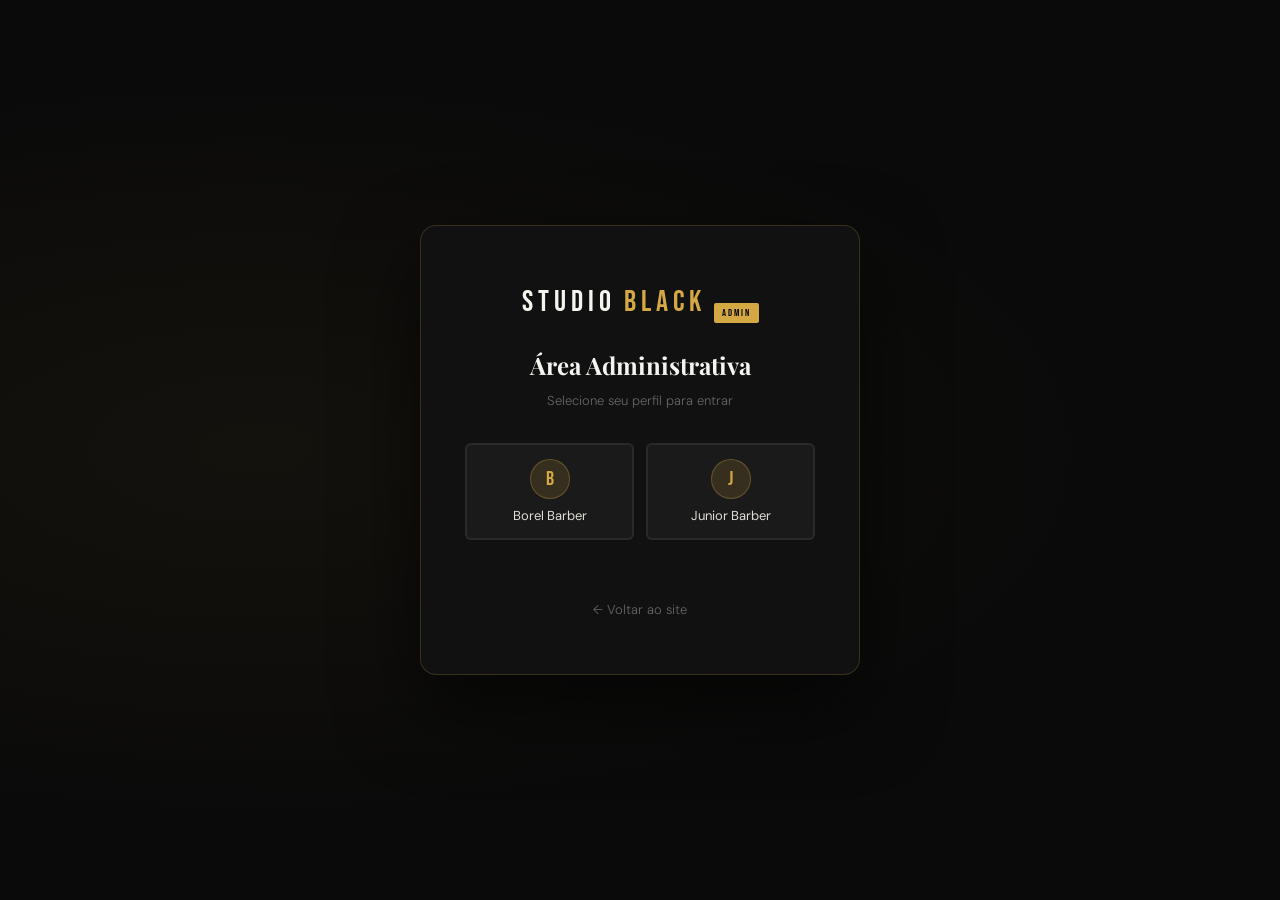
<file: admin.html>
<!DOCTYPE html>
<html lang="pt-BR">

<head>
    <meta charset="UTF-8" />
    <meta name="viewport" content="width=device-width, initial-scale=1.0" />
    <title>Admin – Studio Black</title>
    <link rel="preconnect" href="https://fonts.googleapis.com">
    <link rel="preconnect" href="https://fonts.gstatic.com" crossorigin>
    <link
        href="https://fonts.googleapis.com/css2?family=Bebas+Neue&family=Playfair+Display:wght@400;700&family=DM+Sans:wght@300;400;500&display=swap"
        rel="stylesheet">
    <link rel="stylesheet" href="admin.css" />
    <style>
        @keyframes fadeIn {
            from {
                opacity: 0;
            }

            to {
                opacity: 1;
            }
        }

        @keyframes slideUp {
            from {
                opacity: 0;
                transform: translateY(16px);
            }

            to {
                opacity: 1;
                transform: translateY(0);
            }
        }

        .nav-data-wrap {
            display: flex;
            align-items: center;
            gap: 6px;
        }

        .nav-data-btn {
            background: #1e1e1e;
            border: 1px solid #333;
            color: #ccc;
            border-radius: 8px;
            padding: 6px 12px;
            font-size: 16px;
            cursor: pointer;
            font-family: 'DM Sans', sans-serif;
            transition: background .15s, color .15s;
            line-height: 1;
        }

        .nav-data-btn:hover {
            background: #2a2a2a;
            color: #fff;
        }

        .nav-data-btn.hoje-btn {
            font-size: 13px;
            padding: 6px 14px;
            color: #d4a843;
            border-color: #d4a84355;
        }

        .nav-data-btn.hoje-btn:hover {
            background: #2a2010;
        }

        #input-data-agenda {
            background: #1e1e1e;
            border: 1px solid #333;
            color: #fff;
            border-radius: 8px;
            padding: 6px 10px;
            font-size: 13px;
            font-family: 'DM Sans', sans-serif;
            cursor: pointer;
        }

        #input-data-agenda::-webkit-calendar-picker-indicator {
            filter: invert(0.6);
            cursor: pointer;
        }

        .btn-bloquear {
            background: transparent;
            border: 1px solid #d4a84355;
            color: #d4a843;
            border-radius: 8px;
            padding: 7px 14px;
            font-size: 13px;
            cursor: pointer;
            font-family: 'DM Sans', sans-serif;
            transition: background .15s;
        }

        .btn-bloquear:hover {
            background: #2a2010;
        }
    </style>
</head>

<body>

    <!-- ===== TELA DE LOGIN ===== -->
    <div id="tela-login">
        <div class="login-box">

            <div class="login-logo">
                <span class="l-studio">STUDIO</span>
                <span class="l-black">BLACK</span>
                <span class="l-badge">ADMIN</span>
            </div>

            <h1 class="login-titulo">Área Administrativa</h1>
            <p class="login-sub">Selecione seu perfil para entrar</p>

            <div class="barber-tabs">
                <button class="barber-tab" data-b="Borel Barber" onclick="entrarComoBarbeiro(this)">
                    <div class="tab-avatar">B</div>
                    <span>Borel Barber</span>
                </button>
                <button class="barber-tab" data-b="Junior Barber" onclick="entrarComoBarbeiro(this)">
                    <div class="tab-avatar">J</div>
                    <span>Junior Barber</span>
                </button>
            </div>

            <div id="login-erro" class="login-erro"></div>

            <a href="index.html" class="login-voltar">← Voltar ao site</a>
        </div>
    </div>

    <!-- ===== PAINEL ADMIN ===== -->
    <div id="tela-painel" style="display:none">

        <!-- Topbar -->
        <header class="topbar">
            <div class="topbar-logo">
                <span class="l-studio">STUDIO</span>
                <span class="l-black">BLACK</span>
            </div>
            <div class="topbar-center">
                <span class="topbar-barbeiro" id="topbar-nome"></span>
                <span class="topbar-dot">●</span>
                <span class="topbar-status">Online</span>
            </div>
            <div class="topbar-actions">
                <button class="btn-bloquear" onclick="abrirModalExpediente()" title="Definir horário de trabalho"
                    style="border-color:#4caf5055;color:#4caf50;">
                    ⏰ <span class="btn-texto">Expediente</span>
                </button>
                <button class="btn-bloquear" onclick="abrirModalServicos()" title="Editar serviços e preços"
                    style="border-color:#d4a84355;color:#d4a843;">
                    ✏️ <span class="btn-texto">Serviços</span>
                </button>
                <button class="btn-bloquear" onclick="abrirModalBloqueio()" title="Bloquear horários">
                    🔒 <span class="btn-texto">Bloquear</span>
                </button>
                <button class="btn-atualizar" onclick="atualizarPainel()" title="Atualizar dados">
                    <svg width="15" height="15" viewBox="0 0 24 24" fill="none" stroke="currentColor" stroke-width="2">
                        <polyline points="23 4 23 10 17 10" />
                        <polyline points="1 20 1 14 7 14" />
                        <path d="M3.51 9a9 9 0 0114.85-3.36L23 10M1 14l4.64 4.36A9 9 0 0020.49 15" />
                    </svg>
                    <span class="btn-texto">Atualizar</span>
                </button>
                <button class="btn-sair" onclick="fazerLogout()">Sair</button>
            </div>
        </header>

        <main class="painel-body">

            <!-- KPIs -->
            <section class="kpis-section">
                <div class="kpi-card gold-border">
                    <div class="kpi-icon">💰</div>
                    <div class="kpi-info">
                        <span class="kpi-label">Faturamento Hoje</span>
                        <span class="kpi-valor gold" id="kpi-fat">R$ 0</span>
                    </div>
                </div>
                <div class="kpi-card kpi-clicavel" onclick="rolarParaAgenda()" title="Ver clientes de hoje">
                    <div class="kpi-icon">👥</div>
                    <div class="kpi-info">
                        <span class="kpi-label">Clientes Hoje</span>
                        <span class="kpi-valor" id="kpi-cli">0</span>
                    </div>
                    <span class="kpi-hint">Ver lista →</span>
                </div>
                <div class="kpi-card kpi-clicavel" onclick="rolarParaProximo()" title="Ver próximo cliente">
                    <div class="kpi-icon">⏰</div>
                    <div class="kpi-info">
                        <span class="kpi-label">Próximo Cliente</span>
                        <span class="kpi-valor sm" id="kpi-prox">—</span>
                    </div>
                    <span class="kpi-hint">Ver →</span>
                </div>
                <div class="kpi-card kpi-clicavel" onclick="abrirModalLivres()" title="Ver horários disponíveis">
                    <div class="kpi-icon">🕐</div>
                    <div class="kpi-info">
                        <span class="kpi-label">Horários Livres</span>
                        <span class="kpi-valor" id="kpi-livre">—</span>
                    </div>
                    <span class="kpi-hint">Ver horários →</span>
                </div>
            </section>

            <!-- Modal horários livres -->
            <div id="modal-livres" class="modal-overlay" style="display:none" onclick="fecharModalLivres(event)">
                <div class="modal-box">
                    <div class="modal-header">
                        <h3>🕐 Horários Disponíveis</h3>
                        <button class="modal-fechar" onclick="fecharModalLivres()">✕</button>
                    </div>
                    <div class="modal-data-picker">
                        <label>Consultar data:</label>
                        <input type="date" id="modal-data-input" onchange="buscarLivresData(this.value)" />
                    </div>
                    <div id="modal-livres-lista" class="modal-horarios"></div>
                </div>
            </div>

            <!-- Agenda hoje -->
            <section class="painel-section">
                <div class="section-header">
                    <div class="section-header-left">
                        <h2>📅 Agenda de Hoje</h2>
                        <span id="label-data-hoje" class="label-data"></span>
                    </div>
                </div>
                <div id="load-hoje" class="carregando">
                    <div class="spin"></div> Carregando agenda…
                </div>
                <div id="lista-hoje" class="agenda-lista"></div>
            </section>

            <!-- Faturamento -->
            <section class="painel-section">
                <div class="section-header">
                    <div class="section-header-left">
                        <h2>💰 Faturamento</h2>
                    </div>
                </div>
                <div id="fat-cards"
                    style="display:grid;grid-template-columns:repeat(auto-fit,minmax(200px,1fr));gap:16px;margin-bottom:24px;">
                    <div class="kpi-card gold-border">
                        <div class="kpi-icon">📅</div>
                        <div class="kpi-info">
                            <span class="kpi-label">Faturamento do Dia</span>
                            <span class="kpi-valor gold" id="fat-dia-valor">R$ —</span>
                            <span style="color:#666;font-size:11px;" id="fat-dia-label">—</span>
                        </div>
                    </div>
                    <div class="kpi-card">
                        <div class="kpi-icon">📆</div>
                        <div class="kpi-info">
                            <span class="kpi-label">Faturamento do Mês</span>
                            <span class="kpi-valor gold" id="fat-mes-valor">R$ —</span>
                            <span style="color:#666;font-size:11px;" id="fat-mes-label">—</span>
                        </div>
                    </div>
                    <div class="kpi-card">
                        <div class="kpi-icon">👥</div>
                        <div class="kpi-info">
                            <span class="kpi-label">Clientes no Mês</span>
                            <span class="kpi-valor" id="fat-cli-mes">—</span>
                        </div>
                    </div>
                    <div class="kpi-card">
                        <div class="kpi-icon">🎯</div>
                        <div class="kpi-info">
                            <span class="kpi-label">Ticket Médio</span>
                            <span class="kpi-valor" id="fat-ticket">R$ —</span>
                        </div>
                    </div>
                </div>
                <div style="background:#111;border:1px solid #222;border-radius:10px;padding:18px;margin-bottom:16px;">
                    <div style="display:flex;align-items:center;gap:12px;flex-wrap:wrap;margin-bottom:14px;">
                        <span style="color:#ccc;font-size:13px;font-family:'DM Sans',sans-serif;">📆 Consultar
                            mês:</span>
                        <input type="month" id="fat-filtro-mes"
                            style="background:#1e1e1e;border:1px solid #333;color:#fff;border-radius:8px;padding:6px 10px;font-size:13px;font-family:'DM Sans',sans-serif;"
                            onchange="consultarFatMes(this.value)" />
                        <button onclick="consultarFatMes(document.getElementById('fat-filtro-mes').value)"
                            style="background:#d4a84322;border:1px solid #d4a84355;color:#d4a843;border-radius:8px;padding:6px 14px;font-size:13px;cursor:pointer;font-family:'DM Sans',sans-serif;">Ver</button>
                    </div>
                    <div id="fat-mes-detalhe" style="color:#666;font-size:13px;font-family:'DM Sans',sans-serif;">
                        Selecione um mês para consultar o faturamento.</div>
                </div>
                <div style="background:#111;border:1px solid #222;border-radius:10px;padding:18px;margin-bottom:16px;">
                    <div style="display:flex;align-items:center;gap:12px;flex-wrap:wrap;margin-bottom:14px;">
                        <span style="color:#ccc;font-size:13px;font-family:'DM Sans',sans-serif;">📊 Consultar dia
                            específico:</span>
                        <input type="date" id="fat-filtro-data"
                            style="background:#1e1e1e;border:1px solid #333;color:#fff;border-radius:8px;padding:6px 10px;font-size:13px;font-family:'DM Sans',sans-serif;"
                            onchange="consultarFatDia(this.value)" />
                        <button onclick="consultarFatDia(document.getElementById('fat-filtro-data').value)"
                            style="background:#d4a84322;border:1px solid #d4a84355;color:#d4a843;border-radius:8px;padding:6px 14px;font-size:13px;cursor:pointer;font-family:'DM Sans',sans-serif;">Ver</button>
                    </div>
                    <div id="fat-dia-detalhe" style="color:#666;font-size:13px;font-family:'DM Sans',sans-serif;">
                        Selecione uma data para ver o faturamento detalhado.</div>
                </div>
                <div style="background:#111;border:1px solid #222;border-radius:10px;padding:18px;">
                    <div style="color:#ccc;font-size:13px;font-family:'DM Sans',sans-serif;margin-bottom:12px;">📈
                        Últimos 7 dias</div>
                    <div id="fat-ultimos-dias" style="display:flex;flex-direction:column;gap:8px;">
                        <div style="color:#555;font-size:13px;">Carregando…</div>
                    </div>
                </div>
            </section>

            <!-- Histórico -->
            <section class="painel-section">
                <div class="section-header">
                    <div class="section-header-left">
                        <h2>📊 Histórico</h2>
                    </div>
                    <div class="filtro-wrap">
                        <input type="date" id="filtro-data" onchange="filtrarHistorico()" />
                        <button class="btn-limpar" onclick="limparFiltro()">Limpar</button>
                    </div>
                </div>
                <div id="load-hist" class="carregando" style="display:none">
                    <div class="spin"></div> Carregando…
                </div>
                <div id="lista-hist" class="agenda-lista"></div>
                <div id="resumo-hist" class="resumo-hist"></div>
            </section>

        </main>
    </div>

    <script src="admin.js"></script>
</body>

</html>
</file>
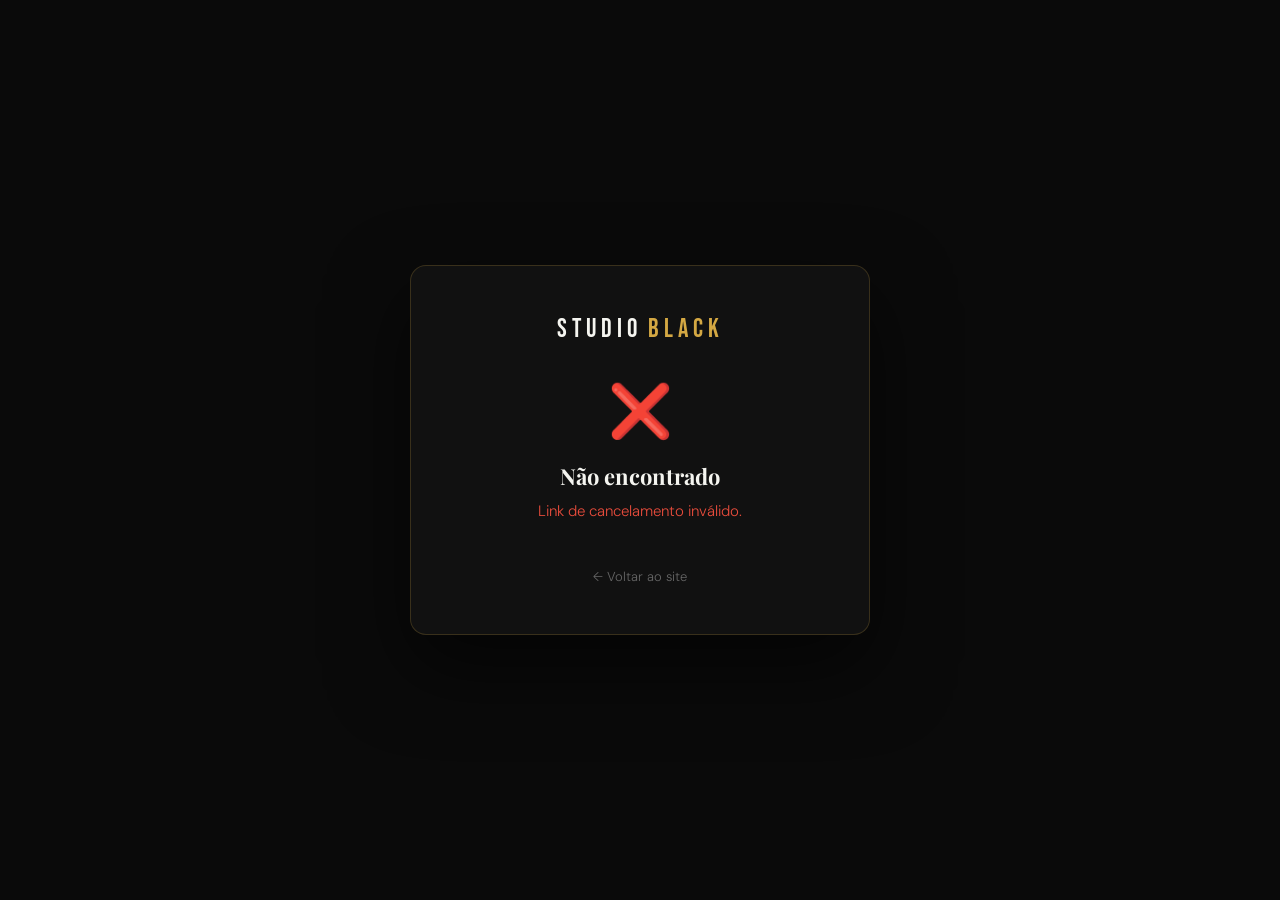
<file: cancelar.html>
<!DOCTYPE html>
<html lang="pt-BR">

<head>
    <meta charset="UTF-8" />
    <meta name="viewport" content="width=device-width, initial-scale=1.0" />
    <title>Cancelar Agendamento – Studio Black</title>
    <link rel="preconnect" href="https://fonts.googleapis.com">
    <link
        href="https://fonts.googleapis.com/css2?family=Bebas+Neue&family=Playfair+Display:wght@400;700&family=DM+Sans:wght@300;400;500&display=swap"
        rel="stylesheet">
    <style>
        *,
        *::before,
        *::after {
            box-sizing: border-box;
            margin: 0;
            padding: 0;
        }

        :root {
            --black: #0a0a0a;
            --black2: #111;
            --black3: #1a1a1a;
            --gold: #d4a843;
            --gold-lt: #f0c866;
            --white: #f5f5f0;
            --gray: #666;
            --red: #e74c3c;
            --green: #27ae60;
        }

        body {
            background: var(--black);
            color: var(--white);
            font-family: 'DM Sans', sans-serif;
            font-weight: 300;
            min-height: 100vh;
            display: flex;
            align-items: center;
            justify-content: center;
            padding: 24px;
        }

        .box {
            background: var(--black2);
            border: 1px solid rgba(212, 168, 67, .2);
            border-radius: 16px;
            padding: 48px 40px;
            width: 100%;
            max-width: 460px;
            text-align: center;
            box-shadow: 0 32px 80px rgba(0, 0, 0, .6);
            animation: up .4s cubic-bezier(.22, 1, .36, 1) both;
        }

        @keyframes up {
            from {
                opacity: 0;
                transform: translateY(20px);
            }

            to {
                opacity: 1;
                transform: translateY(0);
            }
        }

        .logo {
            display: flex;
            align-items: baseline;
            justify-content: center;
            gap: 6px;
            margin-bottom: 32px;
        }

        .l-s {
            font-family: 'Bebas Neue';
            font-size: 26px;
            letter-spacing: 5px;
            color: var(--white);
        }

        .l-b {
            font-family: 'Bebas Neue';
            font-size: 26px;
            letter-spacing: 5px;
            color: var(--gold);
        }

        /* Estados */
        .estado {
            display: none;
        }

        .estado.ativo {
            display: block;
        }

        /* Loading */
        .spin-wrap {
            display: flex;
            align-items: center;
            justify-content: center;
            gap: 12px;
            color: var(--gray);
            padding: 20px 0;
        }

        .spin {
            width: 20px;
            height: 20px;
            border: 2px solid rgba(212, 168, 67, .2);
            border-top-color: var(--gold);
            border-radius: 50%;
            animation: spin .8s linear infinite;
        }

        @keyframes spin {
            to {
                transform: rotate(360deg);
            }
        }

        /* Card agendamento */
        .ag-card {
            background: var(--black3);
            border: 1px solid rgba(212, 168, 67, .2);
            border-radius: 10px;
            padding: 24px;
            margin: 24px 0;
            text-align: left;
        }

        .ag-linha {
            display: flex;
            justify-content: space-between;
            padding: 10px 0;
            border-bottom: 1px solid rgba(255, 255, 255, .05);
            font-size: 14px;
        }

        .ag-linha:last-child {
            border: none;
        }

        .ag-linha span {
            color: var(--gray);
            font-size: 12px;
            letter-spacing: 1px;
            text-transform: uppercase;
        }

        .ag-linha strong {
            color: var(--white);
        }

        h2 {
            font-family: 'Playfair Display';
            font-size: 22px;
            margin-bottom: 8px;
        }

        p {
            font-size: 14px;
            color: var(--gray);
            margin-bottom: 4px;
            line-height: 1.6;
        }

        .btn-cancelar {
            width: 100%;
            background: var(--red);
            color: #fff;
            font-family: 'DM Sans';
            font-size: 14px;
            font-weight: 500;
            letter-spacing: 1px;
            text-transform: uppercase;
            border: none;
            border-radius: 6px;
            padding: 16px;
            cursor: pointer;
            margin-top: 8px;
            transition: opacity .2s ease, transform .2s ease;
        }

        .btn-cancelar:hover {
            opacity: .85;
            transform: translateY(-1px);
        }

        .btn-voltar {
            display: inline-block;
            margin-top: 16px;
            color: var(--gray);
            font-size: 13px;
            text-decoration: none;
            transition: color .2s ease;
        }

        .btn-voltar:hover {
            color: var(--white);
        }

        /* Sucesso */
        .icone-ok {
            font-size: 52px;
            margin-bottom: 16px;
        }

        .msg-ok {
            font-size: 15px;
            color: var(--green);
            margin-bottom: 8px;
        }

        /* Erro */
        .icone-err {
            font-size: 52px;
            margin-bottom: 16px;
        }

        .msg-err {
            font-size: 15px;
            color: var(--red);
            margin-bottom: 8px;
        }
    </style>
</head>

<body>
    <div class="box">
        <div class="logo">
            <span class="l-s">STUDIO</span>
            <span class="l-b">BLACK</span>
        </div>

        <!-- Loading -->
        <div id="est-loading" class="estado ativo">
            <div class="spin-wrap">
                <div class="spin"></div> Buscando agendamento…
            </div>
        </div>

        <!-- Confirmar cancelamento -->
        <div id="est-confirmar" class="estado">
            <h2>Cancelar Agendamento</h2>
            <p>Confira seus dados e confirme o cancelamento:</p>
            <div class="ag-card" id="ag-info"></div>
            <button class="btn-cancelar" onclick="confirmarCancelamento()">✕ Confirmar Cancelamento</button>
            <br>
            <a href="index.html" class="btn-voltar">← Não cancelar, voltar ao site</a>
        </div>

        <!-- Sucesso -->
        <div id="est-sucesso" class="estado">
            <div class="icone-ok">✅</div>
            <h2>Cancelado!</h2>
            <p class="msg-ok">Seu agendamento foi cancelado com sucesso.</p>
            <p>Se quiser remarcar, acesse o site e escolha um novo horário.</p>
            <br>
            <a href="index.html" class="btn-voltar">← Voltar ao site</a>
        </div>

        <!-- Erro -->
        <div id="est-erro" class="estado">
            <div class="icone-err">❌</div>
            <h2>Não encontrado</h2>
            <p class="msg-err" id="msg-erro">Agendamento não encontrado ou já cancelado.</p>
            <br>
            <a href="index.html" class="btn-voltar">← Voltar ao site</a>
        </div>
    </div>

    <script>
        const API_BASE = 'https://studioblack.up.railway.app';;
        let agendamentoId = null;

        function mostrar(id) {
            document.querySelectorAll('.estado').forEach(e => e.classList.remove('ativo'));
            document.getElementById(id).classList.add('ativo');
        }

        function formatarData(iso) {
            const [ano, mes, dia] = iso.split('-');
            const dias = ['Domingo', 'Segunda', 'Terça', 'Quarta', 'Quinta', 'Sexta', 'Sábado'];
            const d = new Date(iso + 'T00:00:00');
            return `${dias[d.getDay()]}, ${dia}/${mes}/${ano}`;
        }

        async function carregarAgendamento() {
            const params = new URLSearchParams(window.location.search);
            agendamentoId = params.get('id');

            if (!agendamentoId) {
                mostrar('est-erro');
                document.getElementById('msg-erro').textContent = 'Link de cancelamento inválido.';
                return;
            }

            try {
                const res = await fetch(`${API_BASE}/cancelar/${agendamentoId}`);
                if (!res.ok) {
                    const json = await res.json();
                    mostrar('est-erro');
                    document.getElementById('msg-erro').textContent = json.erro || 'Agendamento não encontrado.';
                    return;
                }
                const ag = await res.json();
                document.getElementById('ag-info').innerHTML = `
          <div class="ag-linha"><span>Nome</span><strong>${ag.nome || '—'}</strong></div>
          <div class="ag-linha"><span>Barbeiro</span><strong>${ag.barbeiro}</strong></div>
          <div class="ag-linha"><span>Serviço</span><strong>${ag.servico}</strong></div>
          <div class="ag-linha"><span>Data</span><strong>${formatarData(ag.data)}</strong></div>
          <div class="ag-linha"><span>Horário</span><strong>${ag.horario.slice(0, 5)}</strong></div>
        `;
                mostrar('est-confirmar');
            } catch (e) {
                mostrar('est-erro');
                document.getElementById('msg-erro').textContent = 'Erro ao conectar ao servidor.';
            }
        }

        async function confirmarCancelamento() {
            try {
                const res = await fetch(`${API_BASE}/cancelar/${agendamentoId}`, { method: 'DELETE' });
                if (res.ok) {
                    mostrar('est-sucesso');
                } else {
                    const json = await res.json();
                    mostrar('est-erro');
                    document.getElementById('msg-erro').textContent = json.erro || 'Erro ao cancelar.';
                }
            } catch (e) {
                mostrar('est-erro');
                document.getElementById('msg-erro').textContent = 'Erro ao conectar ao servidor.';
            }
        }

        carregarAgendamento();
    </script>
</body>

</html>
</file>
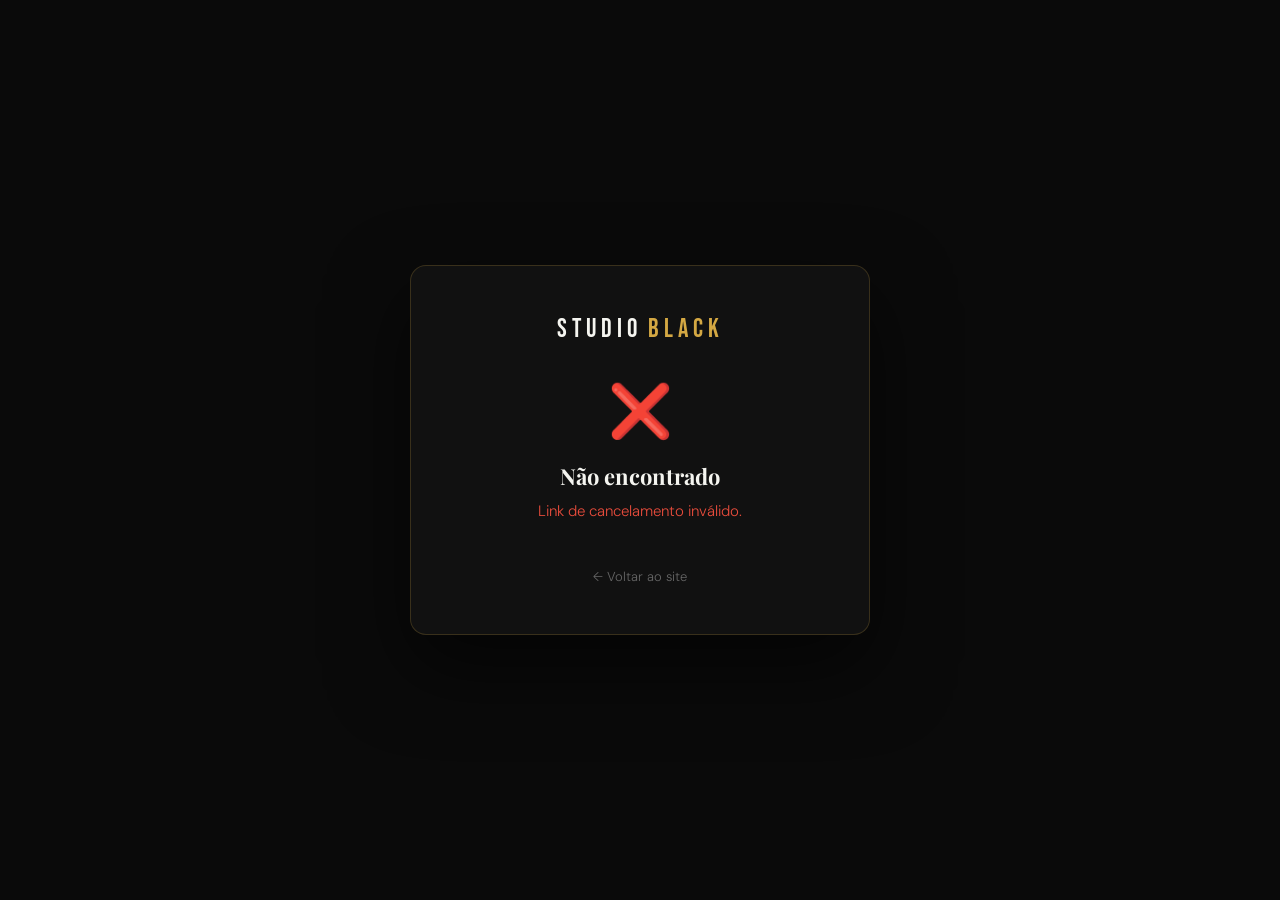
<file: docs/cancelar.html>
<!DOCTYPE html>
<html lang="pt-BR">

<head>
    <meta charset="UTF-8" />
    <meta name="viewport" content="width=device-width, initial-scale=1.0" />
    <title>Cancelar Agendamento – Studio Black</title>
    <link rel="preconnect" href="https://fonts.googleapis.com">
    <link
        href="https://fonts.googleapis.com/css2?family=Bebas+Neue&family=Playfair+Display:wght@400;700&family=DM+Sans:wght@300;400;500&display=swap"
        rel="stylesheet">
    <style>
        *,
        *::before,
        *::after {
            box-sizing: border-box;
            margin: 0;
            padding: 0;
        }

        :root {
            --black: #0a0a0a;
            --black2: #111;
            --black3: #1a1a1a;
            --gold: #d4a843;
            --gold-lt: #f0c866;
            --white: #f5f5f0;
            --gray: #666;
            --red: #e74c3c;
            --green: #27ae60;
        }

        body {
            background: var(--black);
            color: var(--white);
            font-family: 'DM Sans', sans-serif;
            font-weight: 300;
            min-height: 100vh;
            display: flex;
            align-items: center;
            justify-content: center;
            padding: 24px;
        }

        .box {
            background: var(--black2);
            border: 1px solid rgba(212, 168, 67, .2);
            border-radius: 16px;
            padding: 48px 40px;
            width: 100%;
            max-width: 460px;
            text-align: center;
            box-shadow: 0 32px 80px rgba(0, 0, 0, .6);
            animation: up .4s cubic-bezier(.22, 1, .36, 1) both;
        }

        @keyframes up {
            from {
                opacity: 0;
                transform: translateY(20px);
            }

            to {
                opacity: 1;
                transform: translateY(0);
            }
        }

        .logo {
            display: flex;
            align-items: baseline;
            justify-content: center;
            gap: 6px;
            margin-bottom: 32px;
        }

        .l-s {
            font-family: 'Bebas Neue';
            font-size: 26px;
            letter-spacing: 5px;
            color: var(--white);
        }

        .l-b {
            font-family: 'Bebas Neue';
            font-size: 26px;
            letter-spacing: 5px;
            color: var(--gold);
        }

        /* Estados */
        .estado {
            display: none;
        }

        .estado.ativo {
            display: block;
        }

        /* Loading */
        .spin-wrap {
            display: flex;
            align-items: center;
            justify-content: center;
            gap: 12px;
            color: var(--gray);
            padding: 20px 0;
        }

        .spin {
            width: 20px;
            height: 20px;
            border: 2px solid rgba(212, 168, 67, .2);
            border-top-color: var(--gold);
            border-radius: 50%;
            animation: spin .8s linear infinite;
        }

        @keyframes spin {
            to {
                transform: rotate(360deg);
            }
        }

        /* Card agendamento */
        .ag-card {
            background: var(--black3);
            border: 1px solid rgba(212, 168, 67, .2);
            border-radius: 10px;
            padding: 24px;
            margin: 24px 0;
            text-align: left;
        }

        .ag-linha {
            display: flex;
            justify-content: space-between;
            padding: 10px 0;
            border-bottom: 1px solid rgba(255, 255, 255, .05);
            font-size: 14px;
        }

        .ag-linha:last-child {
            border: none;
        }

        .ag-linha span {
            color: var(--gray);
            font-size: 12px;
            letter-spacing: 1px;
            text-transform: uppercase;
        }

        .ag-linha strong {
            color: var(--white);
        }

        h2 {
            font-family: 'Playfair Display';
            font-size: 22px;
            margin-bottom: 8px;
        }

        p {
            font-size: 14px;
            color: var(--gray);
            margin-bottom: 4px;
            line-height: 1.6;
        }

        .btn-cancelar {
            width: 100%;
            background: var(--red);
            color: #fff;
            font-family: 'DM Sans';
            font-size: 14px;
            font-weight: 500;
            letter-spacing: 1px;
            text-transform: uppercase;
            border: none;
            border-radius: 6px;
            padding: 16px;
            cursor: pointer;
            margin-top: 8px;
            transition: opacity .2s ease, transform .2s ease;
        }

        .btn-cancelar:hover {
            opacity: .85;
            transform: translateY(-1px);
        }

        .btn-voltar {
            display: inline-block;
            margin-top: 16px;
            color: var(--gray);
            font-size: 13px;
            text-decoration: none;
            transition: color .2s ease;
        }

        .btn-voltar:hover {
            color: var(--white);
        }

        /* Sucesso */
        .icone-ok {
            font-size: 52px;
            margin-bottom: 16px;
        }

        .msg-ok {
            font-size: 15px;
            color: var(--green);
            margin-bottom: 8px;
        }

        /* Erro */
        .icone-err {
            font-size: 52px;
            margin-bottom: 16px;
        }

        .msg-err {
            font-size: 15px;
            color: var(--red);
            margin-bottom: 8px;
        }
    </style>
</head>

<body>
    <div class="box">
        <div class="logo">
            <span class="l-s">STUDIO</span>
            <span class="l-b">BLACK</span>
        </div>

        <!-- Loading -->
        <div id="est-loading" class="estado ativo">
            <div class="spin-wrap">
                <div class="spin"></div> Buscando agendamento…
            </div>
        </div>

        <!-- Confirmar cancelamento -->
        <div id="est-confirmar" class="estado">
            <h2>Cancelar Agendamento</h2>
            <p>Confira seus dados e confirme o cancelamento:</p>
            <div class="ag-card" id="ag-info"></div>
            <button class="btn-cancelar" onclick="confirmarCancelamento()">✕ Confirmar Cancelamento</button>
            <br>
            <a href="index.html" class="btn-voltar">← Não cancelar, voltar ao site</a>
        </div>

        <!-- Sucesso -->
        <div id="est-sucesso" class="estado">
            <div class="icone-ok">✅</div>
            <h2>Cancelado!</h2>
            <p class="msg-ok">Seu agendamento foi cancelado com sucesso.</p>
            <p>Se quiser remarcar, acesse o site e escolha um novo horário.</p>
            <br>
            <a href="index.html" class="btn-voltar">← Voltar ao site</a>
        </div>

        <!-- Erro -->
        <div id="est-erro" class="estado">
            <div class="icone-err">❌</div>
            <h2>Não encontrado</h2>
            <p class="msg-err" id="msg-erro">Agendamento não encontrado ou já cancelado.</p>
            <br>
            <a href="index.html" class="btn-voltar">← Voltar ao site</a>
        </div>
    </div>

    <script>
        const API_BASE = 'http://localhost:5000';
        let agendamentoId = null;

        function mostrar(id) {
            document.querySelectorAll('.estado').forEach(e => e.classList.remove('ativo'));
            document.getElementById(id).classList.add('ativo');
        }

        function formatarData(iso) {
            const [ano, mes, dia] = iso.split('-');
            const dias = ['Domingo', 'Segunda', 'Terça', 'Quarta', 'Quinta', 'Sexta', 'Sábado'];
            const d = new Date(iso + 'T00:00:00');
            return `${dias[d.getDay()]}, ${dia}/${mes}/${ano}`;
        }

        async function carregarAgendamento() {
            const params = new URLSearchParams(window.location.search);
            agendamentoId = params.get('id');

            if (!agendamentoId) {
                mostrar('est-erro');
                document.getElementById('msg-erro').textContent = 'Link de cancelamento inválido.';
                return;
            }

            try {
                const res = await fetch(`${API_BASE}/cancelar/${agendamentoId}`);
                if (!res.ok) {
                    const json = await res.json();
                    mostrar('est-erro');
                    document.getElementById('msg-erro').textContent = json.erro || 'Agendamento não encontrado.';
                    return;
                }
                const ag = await res.json();
                document.getElementById('ag-info').innerHTML = `
          <div class="ag-linha"><span>Nome</span><strong>${ag.nome || '—'}</strong></div>
          <div class="ag-linha"><span>Barbeiro</span><strong>${ag.barbeiro}</strong></div>
          <div class="ag-linha"><span>Serviço</span><strong>${ag.servico}</strong></div>
          <div class="ag-linha"><span>Data</span><strong>${formatarData(ag.data)}</strong></div>
          <div class="ag-linha"><span>Horário</span><strong>${ag.horario.slice(0, 5)}</strong></div>
        `;
                mostrar('est-confirmar');
            } catch (e) {
                mostrar('est-erro');
                document.getElementById('msg-erro').textContent = 'Erro ao conectar ao servidor.';
            }
        }

        async function confirmarCancelamento() {
            try {
                const res = await fetch(`${API_BASE}/cancelar/${agendamentoId}`, { method: 'DELETE' });
                if (res.ok) {
                    mostrar('est-sucesso');
                } else {
                    const json = await res.json();
                    mostrar('est-erro');
                    document.getElementById('msg-erro').textContent = json.erro || 'Erro ao cancelar.';
                }
            } catch (e) {
                mostrar('est-erro');
                document.getElementById('msg-erro').textContent = 'Erro ao conectar ao servidor.';
            }
        }

        carregarAgendamento();
    </script>
</body>

</html>
</file>
<file: style.css>
/* =============================================
   STUDIO BLACK – style.css
   Tema: Preto / Amarelo-Ouro / Branco
   ============================================= */

/* ── Reset & Base ── */
*,
*::before,
*::after {
  box-sizing: border-box;
  margin: 0;
  padding: 0;
}

:root {
  --black: #0a0a0a;
  --black2: #111111;
  --black3: #1a1a1a;
  --gold: #d4a843;
  --gold-lt: #f0c866;
  --white: #f5f5f0;
  --white2: #e0ddd6;
  --gray: #666;
  --font-display: 'Bebas Neue', sans-serif;
  --font-serif: 'Playfair Display', serif;
  --font-body: 'DM Sans', sans-serif;
  --radius: 4px;
  --transition: .3s ease;
}

html {
  scroll-behavior: smooth;
}

body {
  background: var(--black);
  color: var(--white);
  font-family: var(--font-body);
  font-weight: 300;
  line-height: 1.7;
  overflow-x: hidden;
}

.container {
  max-width: 1100px;
  margin: 0 auto;
  padding: 0 24px;
}

.gold {
  color: var(--gold);
}

/* ── LOADER ── */
#loader {
  position: fixed;
  inset: 0;
  background: var(--black);
  display: flex;
  align-items: center;
  justify-content: center;
  z-index: 9999;
  transition: opacity .6s ease, visibility .6s ease;
}

#loader.hidden {
  opacity: 0;
  visibility: hidden;
  pointer-events: none;
}

.loader-inner {
  text-align: center;
}

.loader-logo {
  display: flex;
  flex-direction: column;
  align-items: center;
  gap: 0;
  margin-bottom: 32px;
  animation: logoReveal 1s cubic-bezier(.22, 1, .36, 1) both;
}

.loader-sb {
  font-family: var(--font-display);
  font-size: clamp(52px, 10vw, 96px);
  color: var(--white);
  letter-spacing: 12px;
  line-height: 1;
}

.loader-black {
  font-family: var(--font-display);
  font-size: clamp(52px, 10vw, 96px);
  color: var(--gold);
  letter-spacing: 12px;
  line-height: 1;
}

.loader-bar-track {
  width: 200px;
  height: 2px;
  background: var(--black3);
  border-radius: 2px;
  overflow: hidden;
  margin: 0 auto 16px;
}

.loader-bar {
  height: 100%;
  background: linear-gradient(90deg, var(--gold), var(--gold-lt));
  animation: barFill 1.6s ease-out forwards;
  width: 0%;
}

.loader-tagline {
  font-family: var(--font-body);
  font-size: 12px;
  letter-spacing: 4px;
  text-transform: uppercase;
  color: var(--gray);
  animation: fadeIn .8s ease 1s both;
}

@keyframes logoReveal {
  from {
    opacity: 0;
    transform: translateY(24px);
  }

  to {
    opacity: 1;
    transform: translateY(0);
  }
}

@keyframes barFill {
  to {
    width: 100%;
  }
}

@keyframes fadeIn {
  from {
    opacity: 0;
  }

  to {
    opacity: 1;
  }
}

/* ── HEADER ── */
#header {
  position: fixed;
  top: 0;
  left: 0;
  right: 0;
  z-index: 100;
  padding: 18px 0;
  background: rgba(10, 10, 10, .85);
  backdrop-filter: blur(12px);
  border-bottom: 1px solid rgba(212, 168, 67, .15);
  transition: padding var(--transition);
}

#header.scrolled {
  padding: 12px 0;
}

.header-inner {
  max-width: 1100px;
  margin: 0 auto;
  padding: 0 24px;
  display: flex;
  align-items: center;
  justify-content: space-between;
}

.logo {
  display: flex;
  flex-direction: column;
  line-height: 1;
}

.logo-studio {
  font-family: var(--font-display);
  font-size: 20px;
  color: var(--white);
  letter-spacing: 6px;
}

.logo-black {
  font-family: var(--font-display);
  font-size: 20px;
  color: var(--gold);
  letter-spacing: 6px;
}

nav {
  display: flex;
  align-items: center;
  gap: 32px;
}

nav a {
  color: var(--white2);
  text-decoration: none;
  font-size: 13px;
  letter-spacing: 2px;
  text-transform: uppercase;
  transition: color var(--transition);
}

nav a:hover {
  color: var(--gold);
}

nav a.nav-cta {
  background: var(--gold);
  color: var(--black);
  padding: 8px 20px;
  font-weight: 500;
  letter-spacing: 1px;
  border-radius: var(--radius);
  transition: background var(--transition), transform var(--transition);
}

nav a.nav-cta:hover {
  background: var(--gold-lt);
  transform: translateY(-1px);
}

/* ── HERO ── */
#hero {
  min-height: 100vh;
  display: flex;
  align-items: center;
  justify-content: center;
  position: relative;
  overflow: hidden;
  padding: 100px 24px 60px;
}

.hero-bg-text {
  position: absolute;
  font-family: var(--font-display);
  font-size: clamp(120px, 22vw, 280px);
  color: rgba(212, 168, 67, .04);
  letter-spacing: 20px;
  user-select: none;
  top: 50%;
  transform: translateY(-50%);
  white-space: nowrap;
  pointer-events: none;
}

.hero-content {
  position: relative;
  z-index: 2;
  text-align: center;
  max-width: 700px;
}

.hero-sub {
  font-size: 12px;
  letter-spacing: 5px;
  text-transform: uppercase;
  color: var(--gold);
  margin-bottom: 16px;
}

.hero-title {
  font-family: var(--font-display);
  font-size: clamp(56px, 10vw, 110px);
  line-height: .95;
  display: flex;
  flex-direction: column;
  margin-bottom: 24px;
}

.hero-title span {
  display: block;
}

.hero-desc {
  font-size: 16px;
  color: var(--white2);
  margin-bottom: 40px;
}

.btn-primary {
  display: inline-block;
  background: var(--gold);
  color: var(--black);
  font-family: var(--font-body);
  font-weight: 500;
  font-size: 14px;
  letter-spacing: 2px;
  text-transform: uppercase;
  text-decoration: none;
  padding: 16px 40px;
  border: none;
  cursor: pointer;
  border-radius: var(--radius);
  transition: background var(--transition), transform var(--transition), box-shadow var(--transition);
}

.btn-primary:hover {
  background: var(--gold-lt);
  transform: translateY(-2px);
  box-shadow: 0 8px 24px rgba(212, 168, 67, .3);
}

.hero-deco {
  position: absolute;
  inset: 0;
  pointer-events: none;
  z-index: 1;
}

.deco-line {
  position: absolute;
  right: 8%;
  top: 20%;
  width: 1px;
  height: 180px;
  background: linear-gradient(to bottom, transparent, var(--gold), transparent);
  opacity: .4;
}

.deco-circle {
  position: absolute;
  right: calc(8% - 24px);
  top: calc(20% + 160px);
  width: 48px;
  height: 48px;
  border: 1px solid rgba(212, 168, 67, .3);
  border-radius: 50%;
}

.hero-address {
  position: absolute;
  bottom: 32px;
  left: 50%;
  transform: translateX(-50%);
  font-size: 12px;
  letter-spacing: 1px;
  color: var(--gray);
  display: flex;
  align-items: center;
  gap: 6px;
  white-space: nowrap;
  z-index: 2;
}

/* ── REVEAL ANIMATION ── */
.reveal {
  opacity: 0;
  transform: translateY(20px);
  transition: opacity .7s ease, transform .7s ease;
}

.reveal.visible {
  opacity: 1;
  transform: translateY(0);
}

/* ── SECTIONS ── */
section {
  padding: 100px 0;
}

.section-label {
  font-size: 11px;
  letter-spacing: 4px;
  text-transform: uppercase;
  color: var(--gold);
  margin-bottom: 12px;
}

.section-title {
  font-family: var(--font-serif);
  font-size: clamp(32px, 5vw, 52px);
  font-weight: 700;
  margin-bottom: 60px;
  line-height: 1.2;
}

/* ── SOBRE ── */
#sobre {
  background: var(--black2);
}

.sobre-grid {
  display: grid;
  grid-template-columns: 1fr 380px;
  gap: 60px;
  align-items: start;
}

.sobre-text p {
  color: var(--white2);
  margin-bottom: 20px;
  font-size: 15px;
}

.sobre-stats {
  display: flex;
  flex-direction: column;
  gap: 16px;
}

.stat-card {
  background: var(--black3);
  border: 1px solid rgba(212, 168, 67, .2);
  border-left: 3px solid var(--gold);
  padding: 20px 24px;
  display: flex;
  flex-direction: column;
  gap: 4px;
  border-radius: var(--radius);
  transition: border-color var(--transition), transform var(--transition);
}

.stat-card:hover {
  border-color: var(--gold);
  transform: translateX(4px);
}

.stat-num {
  font-family: var(--font-display);
  font-size: 40px;
  color: var(--gold);
  line-height: 1;
}

.stat-label {
  font-size: 13px;
  color: var(--gray);
  letter-spacing: 1px;
}

/* ── SERVIÇOS (vitrine) ── */
#servicos {
  background: var(--black);
}

.servicos-grid {
  display: grid;
  grid-template-columns: repeat(auto-fill, minmax(240px, 1fr));
  gap: 16px;
}

.servico-card {
  background: var(--black3);
  border: 1px solid rgba(255, 255, 255, .06);
  border-radius: var(--radius);
  padding: 20px;
  display: flex;
  align-items: center;
  gap: 16px;
  position: relative;
  transition: border-color var(--transition), transform var(--transition), box-shadow var(--transition);
}

.servico-card:hover {
  border-color: rgba(212, 168, 67, .4);
  transform: translateY(-2px);
  box-shadow: 0 8px 24px rgba(0, 0, 0, .3);
}

.servico-card.highlight {
  border-color: rgba(212, 168, 67, .3);
  background: linear-gradient(135deg, var(--black3), rgba(212, 168, 67, .06));
}

.servico-icon {
  font-size: 24px;
}

.servico-info {
  display: flex;
  flex-direction: column;
  gap: 4px;
}

.servico-nome {
  font-size: 13px;
  font-weight: 500;
  color: var(--white);
}

.servico-preco {
  font-family: var(--font-display);
  font-size: 22px;
  color: var(--gold);
  letter-spacing: 1px;
}

.badge {
  position: absolute;
  top: -8px;
  right: 12px;
  background: var(--gold);
  color: var(--black);
  font-size: 9px;
  font-weight: 700;
  letter-spacing: 1px;
  text-transform: uppercase;
  padding: 3px 8px;
  border-radius: 2px;
}

.badge.promo {
  background: #e74c3c;
  color: #fff;
}

/* ── AGENDAMENTO ── */
#agendar {
  background: var(--black2);
}

/* Steps */
.step {
  display: none;
  animation: stepIn .4s ease both;
}

.step.active {
  display: block;
}

@keyframes stepIn {
  from {
    opacity: 0;
    transform: translateY(16px);
  }

  to {
    opacity: 1;
    transform: translateY(0);
  }
}

.step-title {
  font-family: var(--font-serif);
  font-size: 22px;
  margin-bottom: 32px;
  display: flex;
  align-items: center;
  gap: 16px;
  color: var(--white);
}

.step-num {
  display: inline-flex;
  align-items: center;
  justify-content: center;
  width: 36px;
  height: 36px;
  border: 1px solid var(--gold);
  border-radius: 50%;
  font-family: var(--font-display);
  font-size: 16px;
  color: var(--gold);
  flex-shrink: 0;
}

/* Barbeiros */
.barbeiros-grid {
  display: grid;
  grid-template-columns: repeat(auto-fill, minmax(280px, 1fr));
  gap: 20px;
}

.barbeiro-card {
  background: var(--black3);
  border: 2px solid rgba(255, 255, 255, .07);
  border-radius: 8px;
  padding: 28px 24px;
  cursor: pointer;
  display: flex;
  align-items: center;
  gap: 24px;
  position: relative;
  transition: border-color var(--transition), transform var(--transition), box-shadow var(--transition);
  min-height: 120px;
}

.barbeiro-card:hover {
  border-color: var(--gold);
  transform: translateY(-3px);
  box-shadow: 0 12px 32px rgba(0, 0, 0, .4);
}

.barbeiro-card.selected {
  border-color: var(--gold);
  background: linear-gradient(135deg, var(--black3), rgba(212, 168, 67, .08));
}

.barbeiro-avatar {
  width: 88px;
  height: 88px;
  background: var(--gold);
  color: var(--black);
  font-family: var(--font-display);
  font-size: 36px;
  border-radius: 50%;
  display: flex;
  align-items: center;
  justify-content: center;
  flex-shrink: 0;
  overflow: hidden;
  border: 3px solid var(--gold);
  box-shadow: 0 0 0 4px rgba(212, 168, 67, .15);
}

.barbeiro-avatar img {
  width: 100%;
  height: 100%;
  object-fit: cover;
  object-position: center top;
  border-radius: 50%;
  display: block;
}

/* Fallback: mostra letra se imagem falhar */
.barbeiro-avatar[data-fallback]::after {
  content: attr(data-fallback);
  font-family: var(--font-display);
  font-size: 36px;
  color: var(--black);
}

.barbeiro-info {
  flex: 1;
  min-width: 0;
}

.barbeiro-info h4 {
  font-size: 18px;
  font-weight: 500;
  margin-bottom: 6px;
  white-space: nowrap;
}

.barbeiro-info p {
  font-size: 13px;
  color: var(--gray);
  line-height: 1.4;
}

.barbeiro-check {
  position: absolute;
  top: 12px;
  right: 14px;
  width: 24px;
  height: 24px;
  background: var(--gold);
  color: var(--black);
  border-radius: 50%;
  display: flex;
  align-items: center;
  justify-content: center;
  font-size: 13px;
  font-weight: 700;
  opacity: 0;
  transition: opacity var(--transition);
}

.barbeiro-card.selected .barbeiro-check {
  opacity: 1;
}

/* Serviços lista */
.servicos-lista {
  display: grid;
  grid-template-columns: repeat(auto-fill, minmax(240px, 1fr));
  gap: 12px;
  margin-bottom: 28px;
}

.servico-item {
  background: var(--black3);
  border: 2px solid rgba(255, 255, 255, .07);
  border-radius: var(--radius);
  padding: 16px 20px;
  cursor: pointer;
  display: flex;
  justify-content: space-between;
  align-items: center;
  transition: border-color var(--transition), transform var(--transition);
}

.servico-item:hover {
  border-color: var(--gold);
  transform: translateY(-1px);
}

.servico-item.selected {
  border-color: var(--gold);
  background: rgba(212, 168, 67, .08);
}

.servico-item-nome {
  font-size: 14px;
  font-weight: 400;
}

.servico-item-preco {
  font-family: var(--font-display);
  font-size: 18px;
  color: var(--gold);
}

/* Calendário */
.calendario {
  display: flex;
  gap: 12px;
  flex-wrap: wrap;
  margin-bottom: 28px;
}

.dia-card {
  background: var(--black3);
  border: 2px solid rgba(255, 255, 255, .07);
  border-radius: var(--radius);
  padding: 14px 20px;
  cursor: pointer;
  text-align: center;
  min-width: 90px;
  transition: border-color var(--transition), transform var(--transition);
}

.dia-card:hover:not(.domingo) {
  border-color: var(--gold);
  transform: translateY(-2px);
}

.dia-card.selected {
  border-color: var(--gold);
  background: rgba(212, 168, 67, .08);
}

.dia-card.domingo {
  opacity: .35;
  cursor: not-allowed;
}

.dia-num {
  font-family: var(--font-display);
  font-size: 28px;
  color: var(--white);
  line-height: 1;
}

.dia-nome {
  font-size: 11px;
  letter-spacing: 1px;
  text-transform: uppercase;
  color: var(--gray);
  margin-top: 4px;
}

.dia-card.domingo .dia-nome {
  color: #e74c3c;
}

/* Horários */
.horarios-grid {
  display: flex;
  flex-wrap: wrap;
  gap: 12px;
  margin-bottom: 28px;
}

.horario-btn {
  background: var(--black3);
  border: 2px solid rgba(255, 255, 255, .07);
  color: var(--white);
  font-family: var(--font-body);
  font-size: 14px;
  padding: 10px 20px;
  border-radius: var(--radius);
  cursor: pointer;
  transition: border-color var(--transition), background var(--transition), transform var(--transition);
}

.horario-btn:hover:not(:disabled) {
  border-color: var(--gold);
  transform: translateY(-1px);
}

.horario-btn.selected {
  border-color: var(--gold);
  background: rgba(212, 168, 67, .12);
  color: var(--gold);
}

.horario-btn:disabled {
  opacity: .3;
  cursor: not-allowed;
  text-decoration: line-through;
}

/* Loading */
.loading-msg {
  display: flex;
  align-items: center;
  gap: 12px;
  color: var(--gray);
  font-size: 14px;
  margin-bottom: 20px;
}

.spinner {
  width: 18px;
  height: 18px;
  border: 2px solid rgba(212, 168, 67, .3);
  border-top-color: var(--gold);
  border-radius: 50%;
  animation: spin .8s linear infinite;
}

@keyframes spin {
  to {
    transform: rotate(360deg);
  }
}

/* Resumo */
.resumo-card {
  background: var(--black3);
  border: 1px solid rgba(212, 168, 67, .25);
  border-radius: var(--radius);
  padding: 28px;
  margin-bottom: 28px;
}

.resumo-linha {
  display: flex;
  justify-content: space-between;
  align-items: center;
  padding: 12px 0;
  border-bottom: 1px solid rgba(255, 255, 255, .05);
  font-size: 15px;
}

.resumo-linha:last-child {
  border-bottom: none;
}

.resumo-linha span {
  color: var(--gray);
  font-size: 13px;
}

.resumo-linha strong {
  color: var(--white);
}

.resumo-feedback {
  margin-bottom: 20px;
  padding: 14px 20px;
  border-radius: var(--radius);
  font-size: 14px;
  display: none;
}

.resumo-feedback.error {
  background: rgba(231, 76, 60, .15);
  border: 1px solid rgba(231, 76, 60, .4);
  color: #e74c3c;
  display: block;
}

.resumo-feedback.success {
  background: rgba(39, 174, 96, .15);
  border: 1px solid rgba(39, 174, 96, .4);
  color: #27ae60;
  display: block;
}

.resumo-actions {
  display: flex;
  gap: 16px;
  align-items: center;
  flex-wrap: wrap;
}

/* Back btn */
.btn-back {
  background: transparent;
  border: 1px solid rgba(255, 255, 255, .15);
  color: var(--white2);
  font-family: var(--font-body);
  font-size: 13px;
  letter-spacing: 1px;
  padding: 10px 20px;
  border-radius: var(--radius);
  cursor: pointer;
  transition: border-color var(--transition), color var(--transition);
}

.btn-back:hover {
  border-color: var(--gold);
  color: var(--gold);
}

/* ── FOOTER ── */
footer {
  background: var(--black);
  border-top: 1px solid rgba(212, 168, 67, .15);
  padding: 48px 0 32px;
}

.footer-inner {
  display: flex;
  flex-direction: column;
  align-items: center;
  gap: 20px;
  text-align: center;
}

.footer-logo {
  display: flex;
  flex-direction: column;
  gap: 0;
}

.footer-logo .logo-studio,
.footer-logo .logo-black {
  font-family: var(--font-display);
  letter-spacing: 6px;
}

.footer-logo .logo-studio {
  font-size: 22px;
  color: var(--white);
}

.footer-logo .logo-black {
  font-size: 22px;
  color: var(--gold);
}

.footer-info p {
  font-size: 13px;
  color: var(--gray);
  margin-bottom: 6px;
}

.footer-copy {
  font-size: 11px;
  color: rgba(255, 255, 255, .2);
  letter-spacing: 1px;
}

/* ── RESPONSIVE ── */
@media (max-width: 768px) {
  nav {
    gap: 16px;
  }

  nav a:not(.nav-cta) {
    display: none;
  }

  .sobre-grid {
    grid-template-columns: 1fr;
  }

  .servicos-grid {
    grid-template-columns: 1fr;
  }

  .barbeiros-grid {
    grid-template-columns: 1fr;
  }

  .hero-title {
    font-size: clamp(48px, 14vw, 80px);
  }

  .hero-address {
    display: none;
  }
}

@media (max-width: 480px) {
  .calendario {
    gap: 8px;
  }

  .dia-card {
    min-width: 72px;
    padding: 10px 12px;
  }

  .resumo-actions {
    flex-direction: column;
  }

  .btn-primary {
    width: 100%;
    text-align: center;
  }
}


/* ── Resumo – campos nome e telefone ── */
.resumo-cliente {
  background: var(--black3);
  border: 1px solid rgba(212, 168, 67, .2);
  border-radius: var(--radius);
  padding: 24px;
  margin-bottom: 28px;
}

.resumo-cliente-titulo {
  font-size: 13px;
  letter-spacing: 2px;
  text-transform: uppercase;
  color: var(--gold);
  margin-bottom: 16px;
}

.resumo-campos {
  display: grid;
  grid-template-columns: 1fr 1fr;
  gap: 16px;
}

.resumo-campo-group {
  display: flex;
  flex-direction: column;
  gap: 6px;
}

.resumo-campo-group label {
  font-size: 11px;
  letter-spacing: 1px;
  text-transform: uppercase;
  color: var(--gray);
}

.resumo-campo-group input {
  background: var(--black2);
  border: 1px solid rgba(255, 255, 255, .1);
  color: var(--white);
  font-family: var(--font-body);
  font-size: 14px;
  padding: 12px 14px;
  border-radius: var(--radius);
  outline: none;
  transition: border-color var(--transition);
}

.resumo-campo-group input:focus {
  border-color: var(--gold);
}

.resumo-campo-group input::placeholder {
  color: rgba(255, 255, 255, .25);
}

@media (max-width: 480px) {
  .resumo-campos {
    grid-template-columns: 1fr;
  }
}
</file>
<file: docs/style.css>
/* =============================================
   STUDIO BLACK – style.css
   Tema: Preto / Amarelo-Ouro / Branco
   ============================================= */

/* ── Reset & Base ── */
*,
*::before,
*::after {
  box-sizing: border-box;
  margin: 0;
  padding: 0;
}

:root {
  --black: #0a0a0a;
  --black2: #111111;
  --black3: #1a1a1a;
  --gold: #d4a843;
  --gold-lt: #f0c866;
  --white: #f5f5f0;
  --white2: #e0ddd6;
  --gray: #666;
  --font-display: 'Bebas Neue', sans-serif;
  --font-serif: 'Playfair Display', serif;
  --font-body: 'DM Sans', sans-serif;
  --radius: 4px;
  --transition: .3s ease;
}

html {
  scroll-behavior: smooth;
}

body {
  background: var(--black);
  color: var(--white);
  font-family: var(--font-body);
  font-weight: 300;
  line-height: 1.7;
  overflow-x: hidden;
}

.container {
  max-width: 1100px;
  margin: 0 auto;
  padding: 0 24px;
}

.gold {
  color: var(--gold);
}

/* ── LOADER ── */
#loader {
  position: fixed;
  inset: 0;
  background: var(--black);
  display: flex;
  align-items: center;
  justify-content: center;
  z-index: 9999;
  transition: opacity .6s ease, visibility .6s ease;
}

#loader.hidden {
  opacity: 0;
  visibility: hidden;
  pointer-events: none;
}

.loader-inner {
  text-align: center;
}

.loader-logo {
  display: flex;
  flex-direction: column;
  align-items: center;
  gap: 0;
  margin-bottom: 32px;
  animation: logoReveal 1s cubic-bezier(.22, 1, .36, 1) both;
}

.loader-sb {
  font-family: var(--font-display);
  font-size: clamp(52px, 10vw, 96px);
  color: var(--white);
  letter-spacing: 12px;
  line-height: 1;
}

.loader-black {
  font-family: var(--font-display);
  font-size: clamp(52px, 10vw, 96px);
  color: var(--gold);
  letter-spacing: 12px;
  line-height: 1;
}

.loader-bar-track {
  width: 200px;
  height: 2px;
  background: var(--black3);
  border-radius: 2px;
  overflow: hidden;
  margin: 0 auto 16px;
}

.loader-bar {
  height: 100%;
  background: linear-gradient(90deg, var(--gold), var(--gold-lt));
  animation: barFill 1.6s ease-out forwards;
  width: 0%;
}

.loader-tagline {
  font-family: var(--font-body);
  font-size: 12px;
  letter-spacing: 4px;
  text-transform: uppercase;
  color: var(--gray);
  animation: fadeIn .8s ease 1s both;
}

@keyframes logoReveal {
  from {
    opacity: 0;
    transform: translateY(24px);
  }

  to {
    opacity: 1;
    transform: translateY(0);
  }
}

@keyframes barFill {
  to {
    width: 100%;
  }
}

@keyframes fadeIn {
  from {
    opacity: 0;
  }

  to {
    opacity: 1;
  }
}

/* ── HEADER ── */
#header {
  position: fixed;
  top: 0;
  left: 0;
  right: 0;
  z-index: 100;
  padding: 18px 0;
  background: rgba(10, 10, 10, .85);
  backdrop-filter: blur(12px);
  border-bottom: 1px solid rgba(212, 168, 67, .15);
  transition: padding var(--transition);
}

#header.scrolled {
  padding: 12px 0;
}

.header-inner {
  max-width: 1100px;
  margin: 0 auto;
  padding: 0 24px;
  display: flex;
  align-items: center;
  justify-content: space-between;
}

.logo {
  display: flex;
  flex-direction: column;
  line-height: 1;
}

.logo-studio {
  font-family: var(--font-display);
  font-size: 20px;
  color: var(--white);
  letter-spacing: 6px;
}

.logo-black {
  font-family: var(--font-display);
  font-size: 20px;
  color: var(--gold);
  letter-spacing: 6px;
}

nav {
  display: flex;
  align-items: center;
  gap: 32px;
}

nav a {
  color: var(--white2);
  text-decoration: none;
  font-size: 13px;
  letter-spacing: 2px;
  text-transform: uppercase;
  transition: color var(--transition);
}

nav a:hover {
  color: var(--gold);
}

nav a.nav-cta {
  background: var(--gold);
  color: var(--black);
  padding: 8px 20px;
  font-weight: 500;
  letter-spacing: 1px;
  border-radius: var(--radius);
  transition: background var(--transition), transform var(--transition);
}

nav a.nav-cta:hover {
  background: var(--gold-lt);
  transform: translateY(-1px);
}

/* ── HERO ── */
#hero {
  min-height: 100vh;
  display: flex;
  align-items: center;
  justify-content: center;
  position: relative;
  overflow: hidden;
  padding: 100px 24px 60px;
}

.hero-bg-text {
  position: absolute;
  font-family: var(--font-display);
  font-size: clamp(120px, 22vw, 280px);
  color: rgba(212, 168, 67, .04);
  letter-spacing: 20px;
  user-select: none;
  top: 50%;
  transform: translateY(-50%);
  white-space: nowrap;
  pointer-events: none;
}

.hero-content {
  position: relative;
  z-index: 2;
  text-align: center;
  max-width: 700px;
}

.hero-sub {
  font-size: 12px;
  letter-spacing: 5px;
  text-transform: uppercase;
  color: var(--gold);
  margin-bottom: 16px;
}

.hero-title {
  font-family: var(--font-display);
  font-size: clamp(56px, 10vw, 110px);
  line-height: .95;
  display: flex;
  flex-direction: column;
  margin-bottom: 24px;
}

.hero-title span {
  display: block;
}

.hero-desc {
  font-size: 16px;
  color: var(--white2);
  margin-bottom: 40px;
}

.btn-primary {
  display: inline-block;
  background: var(--gold);
  color: var(--black);
  font-family: var(--font-body);
  font-weight: 500;
  font-size: 14px;
  letter-spacing: 2px;
  text-transform: uppercase;
  text-decoration: none;
  padding: 16px 40px;
  border: none;
  cursor: pointer;
  border-radius: var(--radius);
  transition: background var(--transition), transform var(--transition), box-shadow var(--transition);
}

.btn-primary:hover {
  background: var(--gold-lt);
  transform: translateY(-2px);
  box-shadow: 0 8px 24px rgba(212, 168, 67, .3);
}

.hero-deco {
  position: absolute;
  inset: 0;
  pointer-events: none;
  z-index: 1;
}

.deco-line {
  position: absolute;
  right: 8%;
  top: 20%;
  width: 1px;
  height: 180px;
  background: linear-gradient(to bottom, transparent, var(--gold), transparent);
  opacity: .4;
}

.deco-circle {
  position: absolute;
  right: calc(8% - 24px);
  top: calc(20% + 160px);
  width: 48px;
  height: 48px;
  border: 1px solid rgba(212, 168, 67, .3);
  border-radius: 50%;
}

.hero-address {
  position: absolute;
  bottom: 32px;
  left: 50%;
  transform: translateX(-50%);
  font-size: 12px;
  letter-spacing: 1px;
  color: var(--gray);
  display: flex;
  align-items: center;
  gap: 6px;
  white-space: nowrap;
  z-index: 2;
}

/* ── REVEAL ANIMATION ── */
.reveal {
  opacity: 0;
  transform: translateY(20px);
  transition: opacity .7s ease, transform .7s ease;
}

.reveal.visible {
  opacity: 1;
  transform: translateY(0);
}

/* ── SECTIONS ── */
section {
  padding: 100px 0;
}

.section-label {
  font-size: 11px;
  letter-spacing: 4px;
  text-transform: uppercase;
  color: var(--gold);
  margin-bottom: 12px;
}

.section-title {
  font-family: var(--font-serif);
  font-size: clamp(32px, 5vw, 52px);
  font-weight: 700;
  margin-bottom: 60px;
  line-height: 1.2;
}

/* ── SOBRE ── */
#sobre {
  background: var(--black2);
}

.sobre-grid {
  display: grid;
  grid-template-columns: 1fr 380px;
  gap: 60px;
  align-items: start;
}

.sobre-text p {
  color: var(--white2);
  margin-bottom: 20px;
  font-size: 15px;
}

.sobre-stats {
  display: flex;
  flex-direction: column;
  gap: 16px;
}

.stat-card {
  background: var(--black3);
  border: 1px solid rgba(212, 168, 67, .2);
  border-left: 3px solid var(--gold);
  padding: 20px 24px;
  display: flex;
  flex-direction: column;
  gap: 4px;
  border-radius: var(--radius);
  transition: border-color var(--transition), transform var(--transition);
}

.stat-card:hover {
  border-color: var(--gold);
  transform: translateX(4px);
}

.stat-num {
  font-family: var(--font-display);
  font-size: 40px;
  color: var(--gold);
  line-height: 1;
}

.stat-label {
  font-size: 13px;
  color: var(--gray);
  letter-spacing: 1px;
}

/* ── SERVIÇOS (vitrine) ── */
#servicos {
  background: var(--black);
}

.servicos-grid {
  display: grid;
  grid-template-columns: repeat(auto-fill, minmax(240px, 1fr));
  gap: 16px;
}

.servico-card {
  background: var(--black3);
  border: 1px solid rgba(255, 255, 255, .06);
  border-radius: var(--radius);
  padding: 20px;
  display: flex;
  align-items: center;
  gap: 16px;
  position: relative;
  transition: border-color var(--transition), transform var(--transition), box-shadow var(--transition);
}

.servico-card:hover {
  border-color: rgba(212, 168, 67, .4);
  transform: translateY(-2px);
  box-shadow: 0 8px 24px rgba(0, 0, 0, .3);
}

.servico-card.highlight {
  border-color: rgba(212, 168, 67, .3);
  background: linear-gradient(135deg, var(--black3), rgba(212, 168, 67, .06));
}

.servico-icon {
  font-size: 24px;
}

.servico-info {
  display: flex;
  flex-direction: column;
  gap: 4px;
}

.servico-nome {
  font-size: 13px;
  font-weight: 500;
  color: var(--white);
}

.servico-preco {
  font-family: var(--font-display);
  font-size: 22px;
  color: var(--gold);
  letter-spacing: 1px;
}

.badge {
  position: absolute;
  top: -8px;
  right: 12px;
  background: var(--gold);
  color: var(--black);
  font-size: 9px;
  font-weight: 700;
  letter-spacing: 1px;
  text-transform: uppercase;
  padding: 3px 8px;
  border-radius: 2px;
}

.badge.promo {
  background: #e74c3c;
  color: #fff;
}

/* ── AGENDAMENTO ── */
#agendar {
  background: var(--black2);
}

/* Steps */
.step {
  display: none;
  animation: stepIn .4s ease both;
}

.step.active {
  display: block;
}

@keyframes stepIn {
  from {
    opacity: 0;
    transform: translateY(16px);
  }

  to {
    opacity: 1;
    transform: translateY(0);
  }
}

.step-title {
  font-family: var(--font-serif);
  font-size: 22px;
  margin-bottom: 32px;
  display: flex;
  align-items: center;
  gap: 16px;
  color: var(--white);
}

.step-num {
  display: inline-flex;
  align-items: center;
  justify-content: center;
  width: 36px;
  height: 36px;
  border: 1px solid var(--gold);
  border-radius: 50%;
  font-family: var(--font-display);
  font-size: 16px;
  color: var(--gold);
  flex-shrink: 0;
}

/* Barbeiros */
.barbeiros-grid {
  display: grid;
  grid-template-columns: repeat(auto-fill, minmax(280px, 1fr));
  gap: 20px;
}

.barbeiro-card {
  background: var(--black3);
  border: 2px solid rgba(255, 255, 255, .07);
  border-radius: 8px;
  padding: 28px 24px;
  cursor: pointer;
  display: flex;
  align-items: center;
  gap: 24px;
  position: relative;
  transition: border-color var(--transition), transform var(--transition), box-shadow var(--transition);
  min-height: 120px;
}

.barbeiro-card:hover {
  border-color: var(--gold);
  transform: translateY(-3px);
  box-shadow: 0 12px 32px rgba(0, 0, 0, .4);
}

.barbeiro-card.selected {
  border-color: var(--gold);
  background: linear-gradient(135deg, var(--black3), rgba(212, 168, 67, .08));
}

.barbeiro-avatar {
  width: 88px;
  height: 88px;
  background: var(--gold);
  color: var(--black);
  font-family: var(--font-display);
  font-size: 36px;
  border-radius: 50%;
  display: flex;
  align-items: center;
  justify-content: center;
  flex-shrink: 0;
  overflow: hidden;
  border: 3px solid var(--gold);
  box-shadow: 0 0 0 4px rgba(212, 168, 67, .15);
}

.barbeiro-avatar img {
  width: 100%;
  height: 100%;
  object-fit: cover;
  object-position: center top;
  border-radius: 50%;
  display: block;
}

/* Fallback: mostra letra se imagem falhar */
.barbeiro-avatar[data-fallback]::after {
  content: attr(data-fallback);
  font-family: var(--font-display);
  font-size: 36px;
  color: var(--black);
}

.barbeiro-info {
  flex: 1;
  min-width: 0;
}

.barbeiro-info h4 {
  font-size: 18px;
  font-weight: 500;
  margin-bottom: 6px;
  white-space: nowrap;
}

.barbeiro-info p {
  font-size: 13px;
  color: var(--gray);
  line-height: 1.4;
}

.barbeiro-check {
  position: absolute;
  top: 12px;
  right: 14px;
  width: 24px;
  height: 24px;
  background: var(--gold);
  color: var(--black);
  border-radius: 50%;
  display: flex;
  align-items: center;
  justify-content: center;
  font-size: 13px;
  font-weight: 700;
  opacity: 0;
  transition: opacity var(--transition);
}

.barbeiro-card.selected .barbeiro-check {
  opacity: 1;
}

/* Serviços lista */
.servicos-lista {
  display: grid;
  grid-template-columns: repeat(auto-fill, minmax(240px, 1fr));
  gap: 12px;
  margin-bottom: 28px;
}

.servico-item {
  background: var(--black3);
  border: 2px solid rgba(255, 255, 255, .07);
  border-radius: var(--radius);
  padding: 16px 20px;
  cursor: pointer;
  display: flex;
  justify-content: space-between;
  align-items: center;
  transition: border-color var(--transition), transform var(--transition);
}

.servico-item:hover {
  border-color: var(--gold);
  transform: translateY(-1px);
}

.servico-item.selected {
  border-color: var(--gold);
  background: rgba(212, 168, 67, .08);
}

.servico-item-nome {
  font-size: 14px;
  font-weight: 400;
}

.servico-item-preco {
  font-family: var(--font-display);
  font-size: 18px;
  color: var(--gold);
}

/* Calendário */
.calendario {
  display: flex;
  gap: 12px;
  flex-wrap: wrap;
  margin-bottom: 28px;
}

.dia-card {
  background: var(--black3);
  border: 2px solid rgba(255, 255, 255, .07);
  border-radius: var(--radius);
  padding: 14px 20px;
  cursor: pointer;
  text-align: center;
  min-width: 90px;
  transition: border-color var(--transition), transform var(--transition);
}

.dia-card:hover:not(.domingo) {
  border-color: var(--gold);
  transform: translateY(-2px);
}

.dia-card.selected {
  border-color: var(--gold);
  background: rgba(212, 168, 67, .08);
}

.dia-card.domingo {
  opacity: .35;
  cursor: not-allowed;
}

.dia-num {
  font-family: var(--font-display);
  font-size: 28px;
  color: var(--white);
  line-height: 1;
}

.dia-nome {
  font-size: 11px;
  letter-spacing: 1px;
  text-transform: uppercase;
  color: var(--gray);
  margin-top: 4px;
}

.dia-card.domingo .dia-nome {
  color: #e74c3c;
}

/* Horários */
.horarios-grid {
  display: flex;
  flex-wrap: wrap;
  gap: 12px;
  margin-bottom: 28px;
}

.horario-btn {
  background: var(--black3);
  border: 2px solid rgba(255, 255, 255, .07);
  color: var(--white);
  font-family: var(--font-body);
  font-size: 14px;
  padding: 10px 20px;
  border-radius: var(--radius);
  cursor: pointer;
  transition: border-color var(--transition), background var(--transition), transform var(--transition);
}

.horario-btn:hover:not(:disabled) {
  border-color: var(--gold);
  transform: translateY(-1px);
}

.horario-btn.selected {
  border-color: var(--gold);
  background: rgba(212, 168, 67, .12);
  color: var(--gold);
}

.horario-btn:disabled {
  opacity: .3;
  cursor: not-allowed;
  text-decoration: line-through;
}

/* Loading */
.loading-msg {
  display: flex;
  align-items: center;
  gap: 12px;
  color: var(--gray);
  font-size: 14px;
  margin-bottom: 20px;
}

.spinner {
  width: 18px;
  height: 18px;
  border: 2px solid rgba(212, 168, 67, .3);
  border-top-color: var(--gold);
  border-radius: 50%;
  animation: spin .8s linear infinite;
}

@keyframes spin {
  to {
    transform: rotate(360deg);
  }
}

/* Resumo */
.resumo-card {
  background: var(--black3);
  border: 1px solid rgba(212, 168, 67, .25);
  border-radius: var(--radius);
  padding: 28px;
  margin-bottom: 28px;
}

.resumo-linha {
  display: flex;
  justify-content: space-between;
  align-items: center;
  padding: 12px 0;
  border-bottom: 1px solid rgba(255, 255, 255, .05);
  font-size: 15px;
}

.resumo-linha:last-child {
  border-bottom: none;
}

.resumo-linha span {
  color: var(--gray);
  font-size: 13px;
}

.resumo-linha strong {
  color: var(--white);
}

.resumo-feedback {
  margin-bottom: 20px;
  padding: 14px 20px;
  border-radius: var(--radius);
  font-size: 14px;
  display: none;
}

.resumo-feedback.error {
  background: rgba(231, 76, 60, .15);
  border: 1px solid rgba(231, 76, 60, .4);
  color: #e74c3c;
  display: block;
}

.resumo-feedback.success {
  background: rgba(39, 174, 96, .15);
  border: 1px solid rgba(39, 174, 96, .4);
  color: #27ae60;
  display: block;
}

.resumo-actions {
  display: flex;
  gap: 16px;
  align-items: center;
  flex-wrap: wrap;
}

/* Back btn */
.btn-back {
  background: transparent;
  border: 1px solid rgba(255, 255, 255, .15);
  color: var(--white2);
  font-family: var(--font-body);
  font-size: 13px;
  letter-spacing: 1px;
  padding: 10px 20px;
  border-radius: var(--radius);
  cursor: pointer;
  transition: border-color var(--transition), color var(--transition);
}

.btn-back:hover {
  border-color: var(--gold);
  color: var(--gold);
}

/* ── FOOTER ── */
footer {
  background: var(--black);
  border-top: 1px solid rgba(212, 168, 67, .15);
  padding: 48px 0 32px;
}

.footer-inner {
  display: flex;
  flex-direction: column;
  align-items: center;
  gap: 20px;
  text-align: center;
}

.footer-logo {
  display: flex;
  flex-direction: column;
  gap: 0;
}

.footer-logo .logo-studio,
.footer-logo .logo-black {
  font-family: var(--font-display);
  letter-spacing: 6px;
}

.footer-logo .logo-studio {
  font-size: 22px;
  color: var(--white);
}

.footer-logo .logo-black {
  font-size: 22px;
  color: var(--gold);
}

.footer-info p {
  font-size: 13px;
  color: var(--gray);
  margin-bottom: 6px;
}

.footer-copy {
  font-size: 11px;
  color: rgba(255, 255, 255, .2);
  letter-spacing: 1px;
}

/* ── RESPONSIVE ── */
@media (max-width: 768px) {
  nav {
    gap: 16px;
  }

  nav a:not(.nav-cta) {
    display: none;
  }

  .sobre-grid {
    grid-template-columns: 1fr;
  }

  .servicos-grid {
    grid-template-columns: 1fr;
  }

  .barbeiros-grid {
    grid-template-columns: 1fr;
  }

  .hero-title {
    font-size: clamp(48px, 14vw, 80px);
  }

  .hero-address {
    display: none;
  }
}

@media (max-width: 480px) {
  .calendario {
    gap: 8px;
  }

  .dia-card {
    min-width: 72px;
    padding: 10px 12px;
  }

  .resumo-actions {
    flex-direction: column;
  }

  .btn-primary {
    width: 100%;
    text-align: center;
  }
}


/* ── Resumo – campos nome e telefone ── */
.resumo-cliente {
  background: var(--black3);
  border: 1px solid rgba(212, 168, 67, .2);
  border-radius: var(--radius);
  padding: 24px;
  margin-bottom: 28px;
}

.resumo-cliente-titulo {
  font-size: 13px;
  letter-spacing: 2px;
  text-transform: uppercase;
  color: var(--gold);
  margin-bottom: 16px;
}

.resumo-campos {
  display: grid;
  grid-template-columns: 1fr 1fr;
  gap: 16px;
}

.resumo-campo-group {
  display: flex;
  flex-direction: column;
  gap: 6px;
}

.resumo-campo-group label {
  font-size: 11px;
  letter-spacing: 1px;
  text-transform: uppercase;
  color: var(--gray);
}

.resumo-campo-group input {
  background: var(--black2);
  border: 1px solid rgba(255, 255, 255, .1);
  color: var(--white);
  font-family: var(--font-body);
  font-size: 14px;
  padding: 12px 14px;
  border-radius: var(--radius);
  outline: none;
  transition: border-color var(--transition);
}

.resumo-campo-group input:focus {
  border-color: var(--gold);
}

.resumo-campo-group input::placeholder {
  color: rgba(255, 255, 255, .25);
}

@media (max-width: 480px) {
  .resumo-campos {
    grid-template-columns: 1fr;
  }
}
</file>
<file: Frontend/style.css>
/* =============================================
   STUDIO BLACK – style.css
   Tema: Preto / Amarelo-Ouro / Branco
   ============================================= */

/* ── Reset & Base ── */
*,
*::before,
*::after {
  box-sizing: border-box;
  margin: 0;
  padding: 0;
}

:root {
  --black: #0a0a0a;
  --black2: #111111;
  --black3: #1a1a1a;
  --gold: #d4a843;
  --gold-lt: #f0c866;
  --white: #f5f5f0;
  --white2: #e0ddd6;
  --gray: #666;
  --font-display: 'Bebas Neue', sans-serif;
  --font-serif: 'Playfair Display', serif;
  --font-body: 'DM Sans', sans-serif;
  --radius: 4px;
  --transition: .3s ease;
}

html {
  scroll-behavior: smooth;
}

body {
  background: var(--black);
  color: var(--white);
  font-family: var(--font-body);
  font-weight: 300;
  line-height: 1.7;
  overflow-x: hidden;
}

.container {
  max-width: 1100px;
  margin: 0 auto;
  padding: 0 24px;
}

.gold {
  color: var(--gold);
}

/* ── LOADER ── */
#loader {
  position: fixed;
  inset: 0;
  background: var(--black);
  display: flex;
  align-items: center;
  justify-content: center;
  z-index: 9999;
  transition: opacity .6s ease, visibility .6s ease;
}

#loader.hidden {
  opacity: 0;
  visibility: hidden;
  pointer-events: none;
}

.loader-inner {
  text-align: center;
}

.loader-logo {
  display: flex;
  flex-direction: column;
  align-items: center;
  gap: 0;
  margin-bottom: 32px;
  animation: logoReveal 1s cubic-bezier(.22, 1, .36, 1) both;
}

.loader-sb {
  font-family: var(--font-display);
  font-size: clamp(52px, 10vw, 96px);
  color: var(--white);
  letter-spacing: 12px;
  line-height: 1;
}

.loader-black {
  font-family: var(--font-display);
  font-size: clamp(52px, 10vw, 96px);
  color: var(--gold);
  letter-spacing: 12px;
  line-height: 1;
}

.loader-bar-track {
  width: 200px;
  height: 2px;
  background: var(--black3);
  border-radius: 2px;
  overflow: hidden;
  margin: 0 auto 16px;
}

.loader-bar {
  height: 100%;
  background: linear-gradient(90deg, var(--gold), var(--gold-lt));
  animation: barFill 1.6s ease-out forwards;
  width: 0%;
}

.loader-tagline {
  font-family: var(--font-body);
  font-size: 12px;
  letter-spacing: 4px;
  text-transform: uppercase;
  color: var(--gray);
  animation: fadeIn .8s ease 1s both;
}

@keyframes logoReveal {
  from {
    opacity: 0;
    transform: translateY(24px);
  }

  to {
    opacity: 1;
    transform: translateY(0);
  }
}

@keyframes barFill {
  to {
    width: 100%;
  }
}

@keyframes fadeIn {
  from {
    opacity: 0;
  }

  to {
    opacity: 1;
  }
}

/* ── HEADER ── */
#header {
  position: fixed;
  top: 0;
  left: 0;
  right: 0;
  z-index: 100;
  padding: 18px 0;
  background: rgba(10, 10, 10, .85);
  backdrop-filter: blur(12px);
  border-bottom: 1px solid rgba(212, 168, 67, .15);
  transition: padding var(--transition);
}

#header.scrolled {
  padding: 12px 0;
}

.header-inner {
  max-width: 1100px;
  margin: 0 auto;
  padding: 0 24px;
  display: flex;
  align-items: center;
  justify-content: space-between;
}

.logo {
  display: flex;
  flex-direction: column;
  line-height: 1;
}

.logo-studio {
  font-family: var(--font-display);
  font-size: 20px;
  color: var(--white);
  letter-spacing: 6px;
}

.logo-black {
  font-family: var(--font-display);
  font-size: 20px;
  color: var(--gold);
  letter-spacing: 6px;
}

nav {
  display: flex;
  align-items: center;
  gap: 32px;
}

nav a {
  color: var(--white2);
  text-decoration: none;
  font-size: 13px;
  letter-spacing: 2px;
  text-transform: uppercase;
  transition: color var(--transition);
}

nav a:hover {
  color: var(--gold);
}

nav a.nav-cta {
  background: var(--gold);
  color: var(--black);
  padding: 8px 20px;
  font-weight: 500;
  letter-spacing: 1px;
  border-radius: var(--radius);
  transition: background var(--transition), transform var(--transition);
}

nav a.nav-cta:hover {
  background: var(--gold-lt);
  transform: translateY(-1px);
}

/* ── HERO ── */
#hero {
  min-height: 100vh;
  display: flex;
  align-items: center;
  justify-content: center;
  position: relative;
  overflow: hidden;
  padding: 100px 24px 60px;
}

.hero-bg-text {
  position: absolute;
  font-family: var(--font-display);
  font-size: clamp(120px, 22vw, 280px);
  color: rgba(212, 168, 67, .04);
  letter-spacing: 20px;
  user-select: none;
  top: 50%;
  transform: translateY(-50%);
  white-space: nowrap;
  pointer-events: none;
}

.hero-content {
  position: relative;
  z-index: 2;
  text-align: center;
  max-width: 700px;
}

.hero-sub {
  font-size: 12px;
  letter-spacing: 5px;
  text-transform: uppercase;
  color: var(--gold);
  margin-bottom: 16px;
}

.hero-title {
  font-family: var(--font-display);
  font-size: clamp(56px, 10vw, 110px);
  line-height: .95;
  display: flex;
  flex-direction: column;
  margin-bottom: 24px;
}

.hero-title span {
  display: block;
}

.hero-desc {
  font-size: 16px;
  color: var(--white2);
  margin-bottom: 40px;
}

.btn-primary {
  display: inline-block;
  background: var(--gold);
  color: var(--black);
  font-family: var(--font-body);
  font-weight: 500;
  font-size: 14px;
  letter-spacing: 2px;
  text-transform: uppercase;
  text-decoration: none;
  padding: 16px 40px;
  border: none;
  cursor: pointer;
  border-radius: var(--radius);
  transition: background var(--transition), transform var(--transition), box-shadow var(--transition);
}

.btn-primary:hover {
  background: var(--gold-lt);
  transform: translateY(-2px);
  box-shadow: 0 8px 24px rgba(212, 168, 67, .3);
}

.hero-deco {
  position: absolute;
  inset: 0;
  pointer-events: none;
  z-index: 1;
}

.deco-line {
  position: absolute;
  right: 8%;
  top: 20%;
  width: 1px;
  height: 180px;
  background: linear-gradient(to bottom, transparent, var(--gold), transparent);
  opacity: .4;
}

.deco-circle {
  position: absolute;
  right: calc(8% - 24px);
  top: calc(20% + 160px);
  width: 48px;
  height: 48px;
  border: 1px solid rgba(212, 168, 67, .3);
  border-radius: 50%;
}

.hero-address {
  position: absolute;
  bottom: 32px;
  left: 50%;
  transform: translateX(-50%);
  font-size: 12px;
  letter-spacing: 1px;
  color: var(--gray);
  display: flex;
  align-items: center;
  gap: 6px;
  white-space: nowrap;
  z-index: 2;
}

/* ── REVEAL ANIMATION ── */
.reveal {
  opacity: 0;
  transform: translateY(20px);
  transition: opacity .7s ease, transform .7s ease;
}

.reveal.visible {
  opacity: 1;
  transform: translateY(0);
}

/* ── SECTIONS ── */
section {
  padding: 100px 0;
}

.section-label {
  font-size: 11px;
  letter-spacing: 4px;
  text-transform: uppercase;
  color: var(--gold);
  margin-bottom: 12px;
}

.section-title {
  font-family: var(--font-serif);
  font-size: clamp(32px, 5vw, 52px);
  font-weight: 700;
  margin-bottom: 60px;
  line-height: 1.2;
}

/* ── SOBRE ── */
#sobre {
  background: var(--black2);
}

.sobre-grid {
  display: grid;
  grid-template-columns: 1fr 380px;
  gap: 60px;
  align-items: start;
}

.sobre-text p {
  color: var(--white2);
  margin-bottom: 20px;
  font-size: 15px;
}

.sobre-stats {
  display: flex;
  flex-direction: column;
  gap: 16px;
}

.stat-card {
  background: var(--black3);
  border: 1px solid rgba(212, 168, 67, .2);
  border-left: 3px solid var(--gold);
  padding: 20px 24px;
  display: flex;
  flex-direction: column;
  gap: 4px;
  border-radius: var(--radius);
  transition: border-color var(--transition), transform var(--transition);
}

.stat-card:hover {
  border-color: var(--gold);
  transform: translateX(4px);
}

.stat-num {
  font-family: var(--font-display);
  font-size: 40px;
  color: var(--gold);
  line-height: 1;
}

.stat-label {
  font-size: 13px;
  color: var(--gray);
  letter-spacing: 1px;
}

/* ── SERVIÇOS (vitrine) ── */
#servicos {
  background: var(--black);
}

.servicos-grid {
  display: grid;
  grid-template-columns: repeat(auto-fill, minmax(240px, 1fr));
  gap: 16px;
}

.servico-card {
  background: var(--black3);
  border: 1px solid rgba(255, 255, 255, .06);
  border-radius: var(--radius);
  padding: 20px;
  display: flex;
  align-items: center;
  gap: 16px;
  position: relative;
  transition: border-color var(--transition), transform var(--transition), box-shadow var(--transition);
}

.servico-card:hover {
  border-color: rgba(212, 168, 67, .4);
  transform: translateY(-2px);
  box-shadow: 0 8px 24px rgba(0, 0, 0, .3);
}

.servico-card.highlight {
  border-color: rgba(212, 168, 67, .3);
  background: linear-gradient(135deg, var(--black3), rgba(212, 168, 67, .06));
}

.servico-icon {
  font-size: 24px;
}

.servico-info {
  display: flex;
  flex-direction: column;
  gap: 4px;
}

.servico-nome {
  font-size: 13px;
  font-weight: 500;
  color: var(--white);
}

.servico-preco {
  font-family: var(--font-display);
  font-size: 22px;
  color: var(--gold);
  letter-spacing: 1px;
}

.badge {
  position: absolute;
  top: -8px;
  right: 12px;
  background: var(--gold);
  color: var(--black);
  font-size: 9px;
  font-weight: 700;
  letter-spacing: 1px;
  text-transform: uppercase;
  padding: 3px 8px;
  border-radius: 2px;
}

.badge.promo {
  background: #e74c3c;
  color: #fff;
}

/* ── AGENDAMENTO ── */
#agendar {
  background: var(--black2);
}

/* Steps */
.step {
  display: none;
  animation: stepIn .4s ease both;
}

.step.active {
  display: block;
}

@keyframes stepIn {
  from {
    opacity: 0;
    transform: translateY(16px);
  }

  to {
    opacity: 1;
    transform: translateY(0);
  }
}

.step-title {
  font-family: var(--font-serif);
  font-size: 22px;
  margin-bottom: 32px;
  display: flex;
  align-items: center;
  gap: 16px;
  color: var(--white);
}

.step-num {
  display: inline-flex;
  align-items: center;
  justify-content: center;
  width: 36px;
  height: 36px;
  border: 1px solid var(--gold);
  border-radius: 50%;
  font-family: var(--font-display);
  font-size: 16px;
  color: var(--gold);
  flex-shrink: 0;
}

/* Barbeiros */
.barbeiros-grid {
  display: grid;
  grid-template-columns: repeat(auto-fill, minmax(280px, 1fr));
  gap: 20px;
}

.barbeiro-card {
  background: var(--black3);
  border: 2px solid rgba(255, 255, 255, .07);
  border-radius: 8px;
  padding: 28px 24px;
  cursor: pointer;
  display: flex;
  align-items: center;
  gap: 24px;
  position: relative;
  transition: border-color var(--transition), transform var(--transition), box-shadow var(--transition);
  min-height: 120px;
}

.barbeiro-card:hover {
  border-color: var(--gold);
  transform: translateY(-3px);
  box-shadow: 0 12px 32px rgba(0, 0, 0, .4);
}

.barbeiro-card.selected {
  border-color: var(--gold);
  background: linear-gradient(135deg, var(--black3), rgba(212, 168, 67, .08));
}

.barbeiro-avatar {
  width: 88px;
  height: 88px;
  background: var(--gold);
  color: var(--black);
  font-family: var(--font-display);
  font-size: 36px;
  border-radius: 50%;
  display: flex;
  align-items: center;
  justify-content: center;
  flex-shrink: 0;
  overflow: hidden;
  border: 3px solid var(--gold);
  box-shadow: 0 0 0 4px rgba(212, 168, 67, .15);
}

.barbeiro-avatar img {
  width: 100%;
  height: 100%;
  object-fit: cover;
  object-position: center top;
  border-radius: 50%;
  display: block;
}

/* Fallback: mostra letra se imagem falhar */
.barbeiro-avatar[data-fallback]::after {
  content: attr(data-fallback);
  font-family: var(--font-display);
  font-size: 36px;
  color: var(--black);
}

.barbeiro-info {
  flex: 1;
  min-width: 0;
}

.barbeiro-info h4 {
  font-size: 18px;
  font-weight: 500;
  margin-bottom: 6px;
  white-space: nowrap;
}

.barbeiro-info p {
  font-size: 13px;
  color: var(--gray);
  line-height: 1.4;
}

.barbeiro-check {
  position: absolute;
  top: 12px;
  right: 14px;
  width: 24px;
  height: 24px;
  background: var(--gold);
  color: var(--black);
  border-radius: 50%;
  display: flex;
  align-items: center;
  justify-content: center;
  font-size: 13px;
  font-weight: 700;
  opacity: 0;
  transition: opacity var(--transition);
}

.barbeiro-card.selected .barbeiro-check {
  opacity: 1;
}

/* Serviços lista */
.servicos-lista {
  display: grid;
  grid-template-columns: repeat(auto-fill, minmax(240px, 1fr));
  gap: 12px;
  margin-bottom: 28px;
}

.servico-item {
  background: var(--black3);
  border: 2px solid rgba(255, 255, 255, .07);
  border-radius: var(--radius);
  padding: 16px 20px;
  cursor: pointer;
  display: flex;
  justify-content: space-between;
  align-items: center;
  transition: border-color var(--transition), transform var(--transition);
}

.servico-item:hover {
  border-color: var(--gold);
  transform: translateY(-1px);
}

.servico-item.selected {
  border-color: var(--gold);
  background: rgba(212, 168, 67, .08);
}

.servico-item-nome {
  font-size: 14px;
  font-weight: 400;
}

.servico-item-preco {
  font-family: var(--font-display);
  font-size: 18px;
  color: var(--gold);
}

/* Calendário */
.calendario {
  display: flex;
  gap: 12px;
  flex-wrap: wrap;
  margin-bottom: 28px;
}

.dia-card {
  background: var(--black3);
  border: 2px solid rgba(255, 255, 255, .07);
  border-radius: var(--radius);
  padding: 14px 20px;
  cursor: pointer;
  text-align: center;
  min-width: 90px;
  transition: border-color var(--transition), transform var(--transition);
}

.dia-card:hover:not(.domingo) {
  border-color: var(--gold);
  transform: translateY(-2px);
}

.dia-card.selected {
  border-color: var(--gold);
  background: rgba(212, 168, 67, .08);
}

.dia-card.domingo {
  opacity: .35;
  cursor: not-allowed;
}

.dia-num {
  font-family: var(--font-display);
  font-size: 28px;
  color: var(--white);
  line-height: 1;
}

.dia-nome {
  font-size: 11px;
  letter-spacing: 1px;
  text-transform: uppercase;
  color: var(--gray);
  margin-top: 4px;
}

.dia-card.domingo .dia-nome {
  color: #e74c3c;
}

/* Horários */
.horarios-grid {
  display: flex;
  flex-wrap: wrap;
  gap: 12px;
  margin-bottom: 28px;
}

.horario-btn {
  background: var(--black3);
  border: 2px solid rgba(255, 255, 255, .07);
  color: var(--white);
  font-family: var(--font-body);
  font-size: 14px;
  padding: 10px 20px;
  border-radius: var(--radius);
  cursor: pointer;
  transition: border-color var(--transition), background var(--transition), transform var(--transition);
}

.horario-btn:hover:not(:disabled) {
  border-color: var(--gold);
  transform: translateY(-1px);
}

.horario-btn.selected {
  border-color: var(--gold);
  background: rgba(212, 168, 67, .12);
  color: var(--gold);
}

.horario-btn:disabled {
  opacity: .3;
  cursor: not-allowed;
  text-decoration: line-through;
}

/* Loading */
.loading-msg {
  display: flex;
  align-items: center;
  gap: 12px;
  color: var(--gray);
  font-size: 14px;
  margin-bottom: 20px;
}

.spinner {
  width: 18px;
  height: 18px;
  border: 2px solid rgba(212, 168, 67, .3);
  border-top-color: var(--gold);
  border-radius: 50%;
  animation: spin .8s linear infinite;
}

@keyframes spin {
  to {
    transform: rotate(360deg);
  }
}

/* Resumo */
.resumo-card {
  background: var(--black3);
  border: 1px solid rgba(212, 168, 67, .25);
  border-radius: var(--radius);
  padding: 28px;
  margin-bottom: 28px;
}

.resumo-linha {
  display: flex;
  justify-content: space-between;
  align-items: center;
  padding: 12px 0;
  border-bottom: 1px solid rgba(255, 255, 255, .05);
  font-size: 15px;
}

.resumo-linha:last-child {
  border-bottom: none;
}

.resumo-linha span {
  color: var(--gray);
  font-size: 13px;
}

.resumo-linha strong {
  color: var(--white);
}

.resumo-feedback {
  margin-bottom: 20px;
  padding: 14px 20px;
  border-radius: var(--radius);
  font-size: 14px;
  display: none;
}

.resumo-feedback.error {
  background: rgba(231, 76, 60, .15);
  border: 1px solid rgba(231, 76, 60, .4);
  color: #e74c3c;
  display: block;
}

.resumo-feedback.success {
  background: rgba(39, 174, 96, .15);
  border: 1px solid rgba(39, 174, 96, .4);
  color: #27ae60;
  display: block;
}

.resumo-actions {
  display: flex;
  gap: 16px;
  align-items: center;
  flex-wrap: wrap;
}

/* Back btn */
.btn-back {
  background: transparent;
  border: 1px solid rgba(255, 255, 255, .15);
  color: var(--white2);
  font-family: var(--font-body);
  font-size: 13px;
  letter-spacing: 1px;
  padding: 10px 20px;
  border-radius: var(--radius);
  cursor: pointer;
  transition: border-color var(--transition), color var(--transition);
}

.btn-back:hover {
  border-color: var(--gold);
  color: var(--gold);
}

/* ── FOOTER ── */
footer {
  background: var(--black);
  border-top: 1px solid rgba(212, 168, 67, .15);
  padding: 48px 0 32px;
}

.footer-inner {
  display: flex;
  flex-direction: column;
  align-items: center;
  gap: 20px;
  text-align: center;
}

.footer-logo {
  display: flex;
  flex-direction: column;
  gap: 0;
}

.footer-logo .logo-studio,
.footer-logo .logo-black {
  font-family: var(--font-display);
  letter-spacing: 6px;
}

.footer-logo .logo-studio {
  font-size: 22px;
  color: var(--white);
}

.footer-logo .logo-black {
  font-size: 22px;
  color: var(--gold);
}

.footer-info p {
  font-size: 13px;
  color: var(--gray);
  margin-bottom: 6px;
}

.footer-copy {
  font-size: 11px;
  color: rgba(255, 255, 255, .2);
  letter-spacing: 1px;
}

/* ── RESPONSIVE ── */
@media (max-width: 768px) {
  nav {
    gap: 16px;
  }

  nav a:not(.nav-cta) {
    display: none;
  }

  .sobre-grid {
    grid-template-columns: 1fr;
  }

  .servicos-grid {
    grid-template-columns: 1fr;
  }

  .barbeiros-grid {
    grid-template-columns: 1fr;
  }

  .hero-title {
    font-size: clamp(48px, 14vw, 80px);
  }

  .hero-address {
    display: none;
  }
}

@media (max-width: 480px) {
  .calendario {
    gap: 8px;
  }

  .dia-card {
    min-width: 72px;
    padding: 10px 12px;
  }

  .resumo-actions {
    flex-direction: column;
  }

  .btn-primary {
    width: 100%;
    text-align: center;
  }
}
</file>
<file: admin.css>
/* =============================================
   STUDIO BLACK – admin.css
   ============================================= */

*,
*::before,
*::after {
    box-sizing: border-box;
    margin: 0;
    padding: 0;
}

:root {
    --black: #0a0a0a;
    --black2: #111111;
    --black3: #1a1a1a;
    --gold: #d4a843;
    --gold-lt: #f0c866;
    --white: #f5f5f0;
    --white2: #e0ddd6;
    --gray: #666;
    --green: #27ae60;
    --red: #e74c3c;
    --font-d: 'Bebas Neue', sans-serif;
    --font-s: 'Playfair Display', serif;
    --font-b: 'DM Sans', sans-serif;
    --r: 6px;
    --tr: .25s ease;
}

html,
body {
    height: 100%;
    background: var(--black);
    color: var(--white);
    font-family: var(--font-b);
    font-weight: 300;
    line-height: 1.6;
}

/* ── LOGO ── */
.l-studio,
.l-black {
    font-family: var(--font-d);
    letter-spacing: 5px;
}

.l-studio {
    color: var(--white);
}

.l-black {
    color: var(--gold);
}

.l-badge {
    background: var(--gold);
    color: var(--black);
    font-family: var(--font-d);
    font-size: 10px;
    letter-spacing: 2px;
    padding: 2px 8px;
    border-radius: 2px;
    align-self: flex-end;
    margin-bottom: 3px;
}

/* =============================================
   TELA DE LOGIN
   ============================================= */
#tela-login {
    min-height: 100vh;
    display: flex;
    align-items: center;
    justify-content: center;
    padding: 24px;
    background:
        radial-gradient(ellipse at 20% 50%, rgba(212, 168, 67, .05) 0%, transparent 60%),
        var(--black);
}

.login-box {
    background: var(--black2);
    border: 1px solid rgba(212, 168, 67, .2);
    border-radius: 16px;
    padding: 52px 44px;
    width: 100%;
    max-width: 440px;
    text-align: center;
    box-shadow: 0 32px 80px rgba(0, 0, 0, .6);
    animation: slideUp .4s cubic-bezier(.22, 1, .36, 1) both;
}

@keyframes slideUp {
    from {
        opacity: 0;
        transform: translateY(24px);
    }

    to {
        opacity: 1;
        transform: translateY(0);
    }
}

.login-logo {
    display: flex;
    align-items: flex-end;
    justify-content: center;
    gap: 8px;
    margin-bottom: 6px;
}

.login-logo .l-studio,
.login-logo .l-black {
    font-size: 30px;
}

.login-titulo {
    font-family: var(--font-s);
    font-size: 24px;
    font-weight: 700;
    margin: 20px 0 6px;
}

.login-sub {
    font-size: 13px;
    color: var(--gray);
    margin-bottom: 32px;
}

/* Barber tabs */
.barber-tabs {
    display: flex;
    gap: 12px;
    margin-bottom: 28px;
}

.barber-tab {
    flex: 1;
    background: var(--black3);
    border: 2px solid rgba(255, 255, 255, .07);
    color: var(--white2);
    font-family: var(--font-b);
    font-size: 13px;
    font-weight: 400;
    padding: 14px 12px;
    border-radius: var(--r);
    cursor: pointer;
    display: flex;
    flex-direction: column;
    align-items: center;
    gap: 8px;
    transition: border-color var(--tr), background var(--tr), color var(--tr);
}

.barber-tab:hover {
    border-color: rgba(212, 168, 67, .4);
    color: var(--gold);
}

.barber-tab.active {
    border-color: var(--gold);
    background: rgba(212, 168, 67, .08);
    color: var(--gold);
}

.tab-avatar {
    width: 40px;
    height: 40px;
    background: rgba(212, 168, 67, .15);
    border: 1px solid rgba(212, 168, 67, .3);
    border-radius: 50%;
    font-family: var(--font-d);
    font-size: 20px;
    color: var(--gold);
    display: flex;
    align-items: center;
    justify-content: center;
}

.barber-tab.active .tab-avatar {
    background: var(--gold);
    color: var(--black);
}

/* Campo senha */
.login-campo {
    text-align: left;
    margin-bottom: 12px;
}

.login-campo label {
    display: block;
    font-size: 11px;
    letter-spacing: 2px;
    text-transform: uppercase;
    color: var(--gray);
    margin-bottom: 8px;
}

.input-wrap {
    position: relative;
}

.input-wrap input {
    width: 100%;
    background: var(--black3);
    border: 1px solid rgba(255, 255, 255, .1);
    color: var(--white);
    font-family: var(--font-b);
    font-size: 15px;
    padding: 14px 48px 14px 16px;
    border-radius: var(--r);
    outline: none;
    transition: border-color var(--tr);
}

.input-wrap input:focus {
    border-color: var(--gold);
}

.input-wrap input::placeholder {
    color: rgba(255, 255, 255, .2);
}

.toggle-senha {
    position: absolute;
    right: 14px;
    top: 50%;
    transform: translateY(-50%);
    background: none;
    border: none;
    color: var(--gray);
    cursor: pointer;
    transition: color var(--tr);
}

.toggle-senha:hover {
    color: var(--gold);
}

.login-erro {
    min-height: 20px;
    font-size: 13px;
    color: var(--red);
    margin-bottom: 8px;
    text-align: left;
}

.btn-entrar {
    width: 100%;
    background: var(--gold);
    color: var(--black);
    font-family: var(--font-b);
    font-size: 14px;
    font-weight: 500;
    letter-spacing: 1px;
    text-transform: uppercase;
    border: none;
    border-radius: var(--r);
    padding: 16px;
    cursor: pointer;
    margin-bottom: 20px;
    transition: background var(--tr), transform var(--tr), box-shadow var(--tr);
}

.btn-entrar:hover {
    background: var(--gold-lt);
    transform: translateY(-1px);
    box-shadow: 0 8px 24px rgba(212, 168, 67, .3);
}

.login-voltar {
    font-size: 13px;
    color: var(--gray);
    text-decoration: none;
    transition: color var(--tr);
}

.login-voltar:hover {
    color: var(--white);
}

/* =============================================
   PAINEL
   ============================================= */
#tela-painel {
    min-height: 100vh;
    display: flex;
    flex-direction: column;
    animation: fadeIn .3s ease;
}

@keyframes fadeIn {
    from {
        opacity: 0;
    }

    to {
        opacity: 1;
    }
}

/* Topbar */
.topbar {
    position: sticky;
    top: 0;
    z-index: 100;
    background: var(--black2);
    border-bottom: 1px solid rgba(212, 168, 67, .15);
    padding: 14px 32px;
    display: flex;
    align-items: center;
    gap: 20px;
}

.topbar-logo {
    display: flex;
    gap: 5px;
    align-items: baseline;
}

.topbar-logo .l-studio,
.topbar-logo .l-black {
    font-size: 18px;
}

.topbar-center {
    flex: 1;
    text-align: center;
    display: flex;
    align-items: center;
    justify-content: center;
    gap: 8px;
    font-size: 13px;
}

.topbar-barbeiro {
    color: var(--gold);
    font-weight: 500;
}

.topbar-dot {
    color: var(--green);
    font-size: 10px;
}

.topbar-status {
    color: var(--green);
    font-size: 12px;
}

.topbar-actions {
    display: flex;
    align-items: center;
    gap: 10px;
}

.btn-atualizar {
    background: transparent;
    border: 1px solid rgba(255, 255, 255, .1);
    color: var(--white2);
    font-family: var(--font-b);
    font-size: 12px;
    letter-spacing: .5px;
    padding: 7px 14px;
    border-radius: var(--r);
    cursor: pointer;
    display: flex;
    align-items: center;
    gap: 6px;
    transition: border-color var(--tr), color var(--tr);
}

.btn-atualizar:hover {
    border-color: var(--gold);
    color: var(--gold);
}

.btn-sair {
    background: transparent;
    border: 1px solid rgba(231, 76, 60, .35);
    color: var(--red);
    font-family: var(--font-b);
    font-size: 12px;
    letter-spacing: .5px;
    padding: 7px 16px;
    border-radius: var(--r);
    cursor: pointer;
    transition: background var(--tr);
}

.btn-sair:hover {
    background: rgba(231, 76, 60, .1);
}

/* Body */
.painel-body {
    flex: 1;
    max-width: 1100px;
    margin: 0 auto;
    width: 100%;
    padding: 40px 24px 60px;
}

/* KPIs */
.kpis-section {
    display: grid;
    grid-template-columns: repeat(auto-fill, minmax(220px, 1fr));
    gap: 16px;
    margin-bottom: 52px;
}

.kpi-card {
    background: var(--black3);
    border: 1px solid rgba(255, 255, 255, .07);
    border-radius: 10px;
    padding: 24px 20px;
    display: flex;
    align-items: center;
    gap: 16px;
    transition: border-color var(--tr), transform var(--tr);
    min-width: 0;
    overflow: hidden;
}

.kpi-card:hover {
    border-color: rgba(212, 168, 67, .25);
    transform: translateY(-2px);
}

.kpi-card.gold-border {
    border-color: rgba(212, 168, 67, .3);
}

.kpi-icon {
    font-size: 28px;
}

.kpi-info {
    display: flex;
    flex-direction: column;
    gap: 4px;
}

.kpi-label {
    font-size: 11px;
    letter-spacing: 2px;
    text-transform: uppercase;
    color: var(--gray);
}

.kpi-valor {
    font-family: var(--font-d);
    font-size: 28px;
    line-height: 1.1;
    color: var(--white);
    white-space: nowrap;
    overflow: hidden;
    text-overflow: ellipsis;
    max-width: 180px;
}

.kpi-valor.gold {
    color: var(--gold);
}

.kpi-valor.sm {
    font-size: 15px;
    font-family: var(--font-b);
    font-weight: 500;
}

/* Sections */
.painel-section {
    margin-bottom: 52px;
}

.section-header {
    display: flex;
    align-items: center;
    justify-content: space-between;
    flex-wrap: wrap;
    gap: 12px;
    padding-bottom: 16px;
    border-bottom: 1px solid rgba(255, 255, 255, .07);
    margin-bottom: 20px;
}

.section-header-left {
    display: flex;
    align-items: center;
    gap: 14px;
}

.section-header h2 {
    font-family: var(--font-s);
    font-size: 20px;
    font-weight: 700;
}

.label-data {
    font-size: 12px;
    letter-spacing: 1px;
    color: var(--gold);
    text-transform: capitalize;
}

/* Filtro */
.filtro-wrap {
    display: flex;
    align-items: center;
    gap: 10px;
}

.filtro-wrap input[type="date"] {
    background: var(--black3);
    border: 1px solid rgba(255, 255, 255, .1);
    color: var(--white);
    font-family: var(--font-b);
    font-size: 13px;
    padding: 8px 12px;
    border-radius: var(--r);
    outline: none;
    transition: border-color var(--tr);
}

.filtro-wrap input[type="date"]:focus {
    border-color: var(--gold);
}

.btn-limpar {
    background: transparent;
    border: 1px solid rgba(255, 255, 255, .1);
    color: var(--white2);
    font-family: var(--font-b);
    font-size: 12px;
    padding: 8px 14px;
    border-radius: var(--r);
    cursor: pointer;
    transition: border-color var(--tr), color var(--tr);
}

.btn-limpar:hover {
    border-color: var(--gold);
    color: var(--gold);
}

/* Agenda lista */
.agenda-lista {
    display: flex;
    flex-direction: column;
    gap: 10px;
}

.ag-item {
    background: var(--black3);
    border: 1px solid rgba(255, 255, 255, .06);
    border-radius: 8px;
    padding: 16px 22px;
    display: grid;
    grid-template-columns: 72px 1fr auto;
    align-items: center;
    gap: 20px;
    transition: border-color var(--tr);
}

.ag-item:hover {
    border-color: rgba(212, 168, 67, .2);
}

.ag-item.proximo {
    border-color: var(--gold);
    background: linear-gradient(135deg, var(--black3), rgba(212, 168, 67, .06));
}

.ag-hora {
    font-family: var(--font-d);
    font-size: 24px;
    color: var(--gold);
    white-space: nowrap;
}

.ag-info {
    display: flex;
    flex-direction: column;
    gap: 3px;
}

.ag-servico {
    font-size: 15px;
    font-weight: 500;
}

.ag-meta {
    font-size: 12px;
    color: var(--gray);
}

.ag-preco {
    font-family: var(--font-d);
    font-size: 22px;
    color: var(--white);
    white-space: nowrap;
}

.ag-tag {
    display: inline-block;
    background: var(--gold);
    color: var(--black);
    font-size: 9px;
    font-weight: 700;
    letter-spacing: 1px;
    text-transform: uppercase;
    padding: 2px 7px;
    border-radius: 2px;
    margin-left: 8px;
    vertical-align: middle;
}

/* Resumo histórico */
.resumo-hist {
    margin-top: 20px;
    background: var(--black3);
    border: 1px solid rgba(212, 168, 67, .2);
    border-radius: 8px;
    padding: 20px 24px;
    display: none;
    justify-content: space-between;
    align-items: center;
    flex-wrap: wrap;
    gap: 16px;
}

.resumo-hist.visivel {
    display: flex;
}

.resumo-item {
    display: flex;
    flex-direction: column;
    gap: 4px;
}

.resumo-item span {
    font-size: 11px;
    letter-spacing: 2px;
    text-transform: uppercase;
    color: var(--gray);
}

.resumo-item strong {
    font-family: var(--font-d);
    font-size: 26px;
    color: var(--gold);
}

/* Vazio / loading */
.vazio {
    text-align: center;
    padding: 48px 24px;
    color: var(--gray);
    font-size: 14px;
}

.carregando {
    display: flex;
    align-items: center;
    gap: 12px;
    color: var(--gray);
    font-size: 14px;
    padding: 12px 0;
}

.spin {
    width: 18px;
    height: 18px;
    border: 2px solid rgba(212, 168, 67, .25);
    border-top-color: var(--gold);
    border-radius: 50%;
    animation: spin .8s linear infinite;
    flex-shrink: 0;
}

@keyframes spin {
    to {
        transform: rotate(360deg);
    }
}

/* ── Responsive ── */
@media (max-width: 600px) {
    .login-box {
        padding: 36px 24px;
    }

    /* Topbar vira 2 linhas no mobile */
    .topbar {
        padding: 10px 14px;
        flex-wrap: wrap;
        gap: 8px;
    }

    .topbar-logo .l-studio,
    .topbar-logo .l-black {
        font-size: 15px;
    }

    /* Centro (nome do barbeiro) ocupa linha própria */
    .topbar-center {
        order: 3;
        width: 100%;
        justify-content: flex-start;
        font-size: 12px;
        padding-top: 2px;
        border-top: 1px solid rgba(255, 255, 255, .06);
    }

    /* Botões ficam compactos e à direita */
    .topbar-actions {
        margin-left: auto;
        gap: 6px;
    }

    /* Esconde texto dos botões, mostra só emoji no mobile */
    .btn-bloquear {
        font-size: 16px;
        padding: 6px 10px;
    }

    /* Esconde o texto "Bloquear" e "Serviços", mantém emoji */
    .btn-bloquear span.btn-texto {
        display: none;
    }

    .btn-atualizar {
        font-size: 11px;
        padding: 6px 10px;
    }

    /* Esconde texto "Atualizar", mantém ícone SVG */
    .btn-atualizar .btn-texto {
        display: none;
    }

    .btn-sair {
        font-size: 11px;
        padding: 6px 10px;
    }

    .painel-body {
        padding: 20px 12px 40px;
    }

    /* KPIs em 2 colunas no mobile */
    .kpis-section {
        grid-template-columns: 1fr 1fr !important;
        gap: 10px;
    }

    .kpi-card {
        padding: 14px !important;
    }

    .kpi-valor {
        font-size: 22px !important;
    }

    .kpi-valor.sm {
        font-size: 13px !important;
    }

    /* Agenda item em coluna no mobile */
    .ag-item {
        grid-template-columns: 56px 1fr;
        gap: 12px;
        padding: 14px 14px;
    }

    .ag-acoes {
        grid-column: 2;
        flex-direction: row;
        align-items: center;
        justify-content: space-between;
    }

    .ag-preco {
        font-size: 18px;
    }

    /* Section header empilha no mobile */
    .section-header {
        flex-direction: column;
        align-items: flex-start !important;
        gap: 10px;
    }

    .nav-data-wrap {
        width: 100%;
        justify-content: space-between;
    }

    #input-data-agenda {
        flex: 1;
    }

    .filtro-wrap {
        width: 100%;
    }

    .filtro-wrap input[type="date"] {
        flex: 1;
    }

    /* Resumo histórico em coluna */
    .resumo-hist {
        flex-direction: column;
        gap: 12px;
    }
}

/* ── KPI clicável ── */
.kpi-clicavel {
    cursor: pointer;
    position: relative;
    flex-wrap: nowrap;
}

.kpi-clicavel:hover {
    border-color: var(--gold) !important;
    transform: translateY(-3px);
    box-shadow: 0 8px 24px rgba(0, 0, 0, .3);
}

.kpi-hint {
    display: block;
    font-size: 10px;
    letter-spacing: 1px;
    white-space: nowrap;
    color: var(--gold);
    margin-top: 6px;
    opacity: 0;
    transition: opacity .2s ease;
}

.kpi-clicavel:hover .kpi-hint {
    opacity: 1;
}

/* ── Modal horários livres ── */
.modal-overlay {
    position: fixed;
    inset: 0;
    z-index: 500;
    background: rgba(0, 0, 0, .75);
    backdrop-filter: blur(6px);
    display: flex;
    align-items: center;
    justify-content: center;
    padding: 24px;
    animation: fadeIn .2s ease;
}

.modal-box {
    background: var(--black2);
    border: 1px solid rgba(212, 168, 67, .3);
    border-radius: 12px;
    padding: 32px;
    width: 100%;
    max-width: 480px;
    max-height: 80vh;
    overflow-y: auto;
    box-shadow: 0 24px 64px rgba(0, 0, 0, .5);
}

.modal-header {
    display: flex;
    align-items: center;
    justify-content: space-between;
    margin-bottom: 24px;
    padding-bottom: 16px;
    border-bottom: 1px solid rgba(255, 255, 255, .07);
}

.modal-header h3 {
    font-family: var(--font-s);
    font-size: 18px;
    font-weight: 700;
}

.modal-fechar {
    background: none;
    border: none;
    color: var(--gray);
    font-size: 18px;
    cursor: pointer;
    line-height: 1;
    transition: color .2s ease;
}

.modal-fechar:hover {
    color: var(--white);
}

.modal-horarios {
    display: flex;
    flex-wrap: wrap;
    gap: 10px;
}

.modal-slot {
    background: var(--black3);
    border: 1px solid rgba(212, 168, 67, .25);
    color: var(--gold);
    font-family: var(--font-d);
    font-size: 20px;
    padding: 10px 20px;
    border-radius: var(--r);
}

.modal-vazio {
    color: var(--gray);
    font-size: 14px;
    text-align: center;
    padding: 24px;
}

/* ── Modal data picker ── */
.modal-data-picker {
    display: flex;
    align-items: center;
    gap: 12px;
    margin-bottom: 20px;
    padding-bottom: 16px;
    border-bottom: 1px solid rgba(255, 255, 255, .07);
}

.modal-data-picker label {
    font-size: 12px;
    letter-spacing: 1px;
    text-transform: uppercase;
    color: var(--gray);
    white-space: nowrap;
}

.modal-data-picker input[type="date"] {
    background: var(--black3);
    border: 1px solid rgba(212, 168, 67, .3);
    color: var(--white);
    font-family: var(--font-b);
    font-size: 14px;
    padding: 8px 12px;
    border-radius: var(--r);
    outline: none;
    flex: 1;
    transition: border-color .2s ease;
}

.modal-data-picker input[type="date"]:focus {
    border-color: var(--gold);
}


/* ── Agenda item passado ── */
.ag-item.passado {
    opacity: .45;
    filter: grayscale(30%);
}

.ag-item.passado .ag-hora {
    color: var(--gray);
}

/* ── Botão cancelar na agenda ── */
.ag-acoes {
    display: flex;
    flex-direction: column;
    align-items: flex-end;
    gap: 8px;
    flex-shrink: 0;
}

.btn-cancelar-ag {
    background: transparent;
    border: 1px solid rgba(231, 76, 60, .4);
    color: #e74c3c;
    font-family: var(--font-b);
    font-size: 11px;
    letter-spacing: .5px;
    padding: 5px 12px;
    border-radius: var(--r);
    cursor: pointer;
    white-space: nowrap;
    transition: background var(--tr);
}

.btn-cancelar-ag:hover {
    background: rgba(231, 76, 60, .12);
}
</file>
